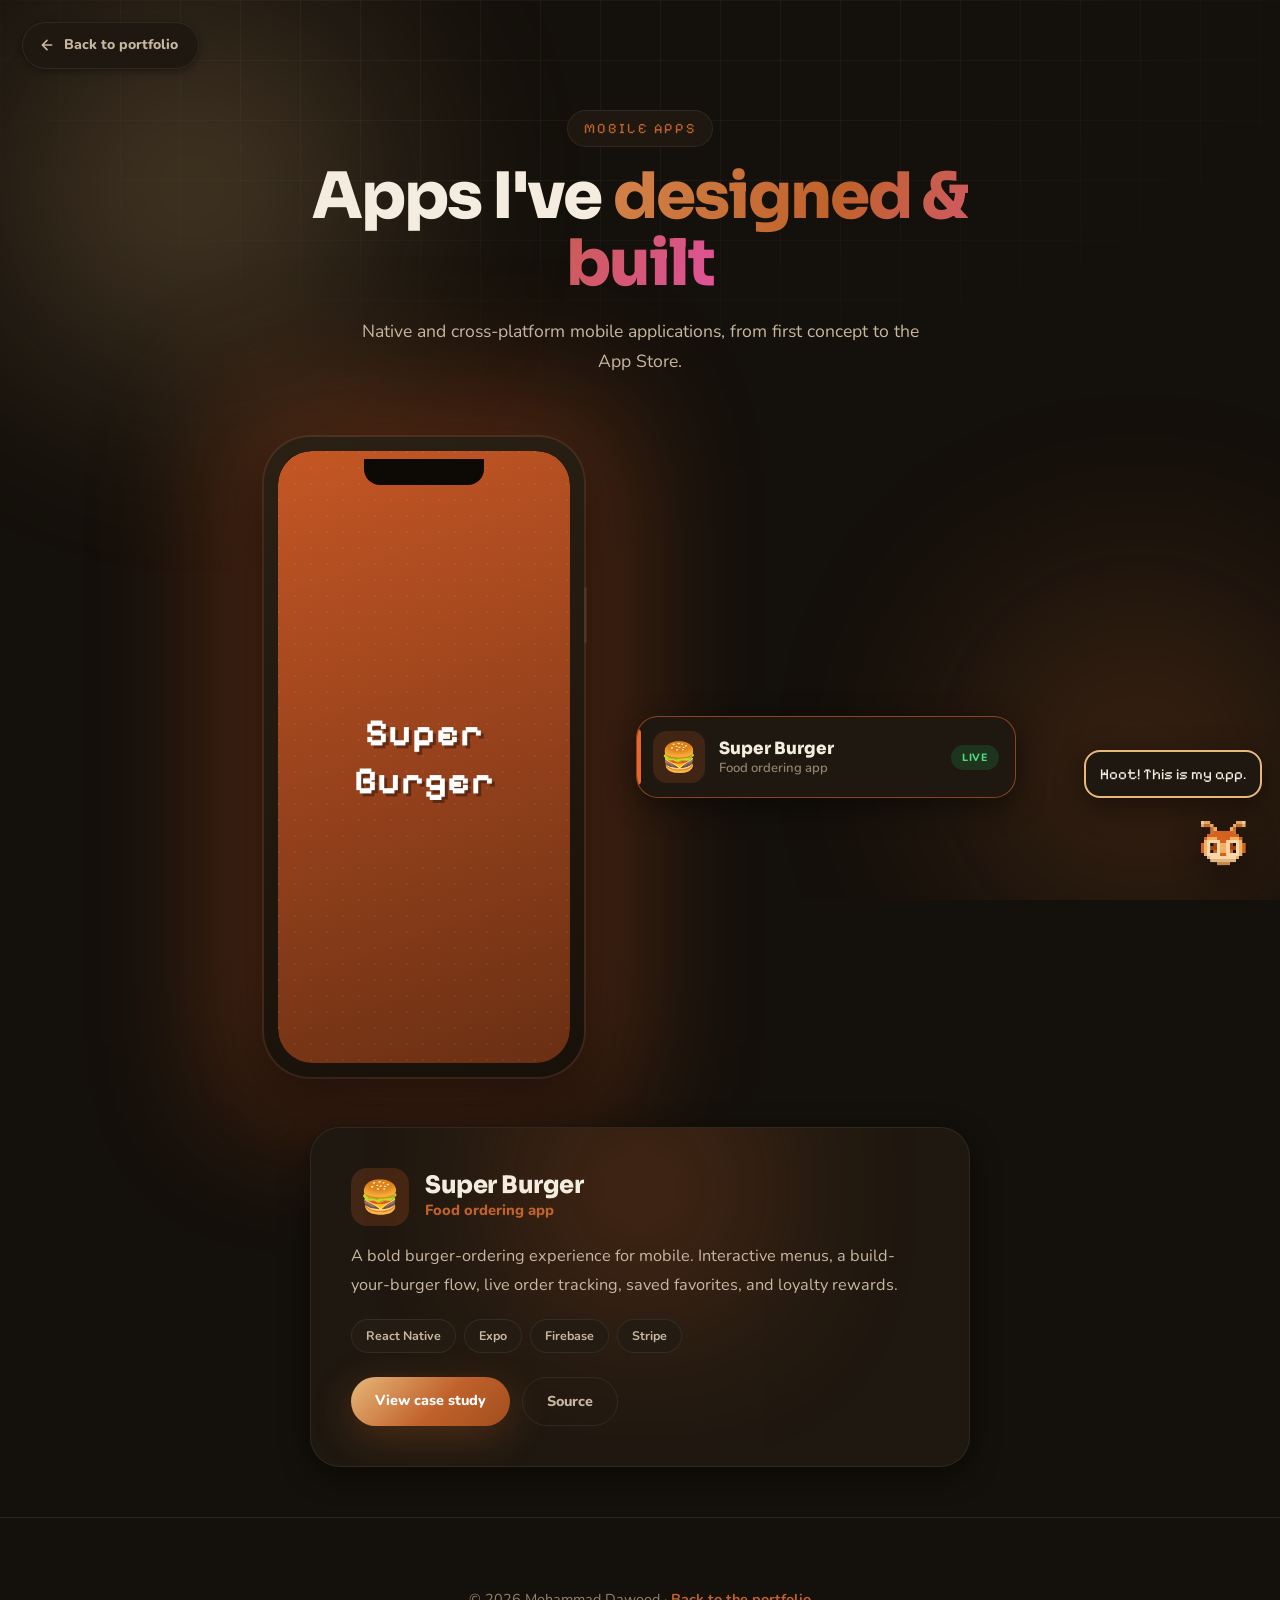
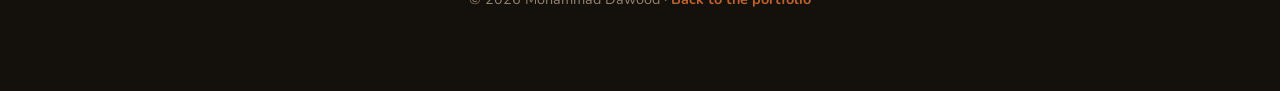
<file: mobile-apps.html>
<!DOCTYPE html>
<html lang="en" data-theme="dark">
<head>
  <meta charset="UTF-8">
  <meta name="viewport" content="width=device-width, initial-scale=1.0">
  <meta name="description" content="Mobile applications designed and built by Mohammad Dawood.">
  <meta name="theme-color" content="#c0622b">
  <title>Mobile Apps — Mohammad Dawood</title>
  <link rel="preconnect" href="https://fonts.googleapis.com">
  <link rel="preconnect" href="https://fonts.gstatic.com" crossorigin>
  <link rel="stylesheet" href="https://fonts.googleapis.com/css2?family=Nunito:wght@400;500;600;700;800;900&family=Pixelify+Sans:wght@400;500;600;700&family=Sora:wght@400;500;600;700;800&display=swap">
  <link rel="stylesheet" href="styles.css">
  <style>
    /* ===========================================================
       MOBILE APPS — showcase page (matches site palette)
       =========================================================== */
    body.apps-page { background: var(--cream); color: var(--text); overflow-x: hidden; min-height: 100vh; }

    /* ambient background, same warm energy as the main site */
    .apps-bg { position: fixed; inset: 0; z-index: -3; overflow: hidden; pointer-events: none; }
    .apps-bg .blob { position: absolute; border-radius: 50%; filter: blur(90px); opacity: 0.30; }
    .apps-bg .b1 { width: 46vw; height: 46vw; background: radial-gradient(circle, #e8b87a, transparent 70%); top: -12%; left: -8%; animation: drift1 24s ease-in-out infinite; }
    .apps-bg .b2 { width: 42vw; height: 42vw; background: radial-gradient(circle, #c0622b, transparent 70%); bottom: -14%; right: -10%; animation: drift2 28s ease-in-out infinite; }
    @keyframes drift1 { 0%,100%{transform:translate(0,0) scale(1)} 50%{transform:translate(7vw,5vh) scale(1.12)} }
    @keyframes drift2 { 0%,100%{transform:translate(0,0) scale(1)} 50%{transform:translate(-6vw,-7vh) scale(1.1)} }
    .apps-grid-bg { position: fixed; inset: 0; z-index: -2; pointer-events: none; opacity: 0.4;
      background-image: linear-gradient(var(--line) 1px, transparent 1px), linear-gradient(90deg, var(--line) 1px, transparent 1px);
      background-size: 60px 60px; -webkit-mask-image: radial-gradient(ellipse 80% 60% at 50% 0%, #000 30%, transparent 80%); mask-image: radial-gradient(ellipse 80% 60% at 50% 0%, #000 30%, transparent 80%); }

    /* back button */
    .back { position: fixed; top: 22px; left: 22px; z-index: 80; display: inline-flex; align-items: center; gap: 9px;
      background: var(--card); border: 1px solid var(--card-border); color: var(--text-soft);
      padding: 11px 20px 11px 16px; border-radius: 50px; font-family: 'Nunito', sans-serif; font-size: 0.88rem; font-weight: 800;
      text-decoration: none; cursor: pointer; box-shadow: var(--shadow-sm); transition: transform .3s var(--ease), background .3s, color .3s, box-shadow .3s; }
    .back:hover { transform: translateX(-4px); color: var(--orange); border-color: var(--orange); box-shadow: var(--shadow); }

    /* header */
    .apps-head { text-align: center; padding: 110px 24px 0; max-width: 720px; margin: 0 auto; }
    .apps-eyebrow { display: inline-block; font-family: 'Pixelify Sans', cursive; font-size: 0.9rem; letter-spacing: 0.18em;
      text-transform: uppercase; color: var(--orange); margin-bottom: 16px; padding: 6px 16px;
      border: 1px solid var(--card-border); border-radius: 50px; background: var(--card); }
    .apps-title { font-family: 'Sora', sans-serif; font-size: clamp(2.4rem, 6vw, 4rem); font-weight: 800; line-height: 1.05; letter-spacing: -0.03em; }
    .apps-title .grad { background: var(--grad-text); -webkit-background-clip: text; background-clip: text; -webkit-text-fill-color: transparent; }
    .apps-sub { margin: 20px auto 0; max-width: 560px; color: var(--text-soft); font-size: 1.1rem; line-height: 1.7; }

    /* ===== showcase ===== */
    .showcase { max-width: 1060px; margin: 50px auto 0; padding: 10px 16px; position: relative; }
    .stage { display: flex; align-items: center; justify-content: center; gap: clamp(10px, 4vw, 56px); min-height: 600px; position: relative; }

    /* app list beside the phone (desktop) */
    .app-list { flex: 0 0 auto; width: min(380px, 40vw); display: none; flex-direction: column; gap: 12px; }
    .app-list-item { display: flex; align-items: center; gap: 14px; padding: 14px 16px; width: 100%; text-align: left; cursor: pointer;
      background: var(--card); border: 1px solid var(--card-border); border-radius: var(--radius); font-family: 'Nunito', sans-serif;
      position: relative; overflow: hidden; transition: transform .3s var(--ease), border-color .3s, box-shadow .3s; }
    .app-list-item:hover { transform: translateX(5px); box-shadow: var(--shadow-sm); }
    .app-list-item.active { border-color: color-mix(in srgb, var(--ac) 55%, transparent); box-shadow: var(--shadow); }
    .app-list-item.active::before { content: ''; position: absolute; left: 0; top: 12px; bottom: 12px; width: 4px; border-radius: 0 4px 4px 0; background: var(--ac); }
    .ali-icon { width: 52px; height: 52px; border-radius: 14px; display: flex; align-items: center; justify-content: center; font-size: 1.8rem;
      background: color-mix(in srgb, var(--ac) 16%, transparent); flex: none; }
    .ali-body { flex: 1; display: flex; flex-direction: column; }
    .ali-name { font-family: 'Sora', sans-serif; font-weight: 800; font-size: 1.05rem; color: var(--text); }
    .ali-role { font-size: 0.82rem; color: var(--text-muted); font-weight: 600; }
    .ali-status { font-size: 0.66rem; font-weight: 800; text-transform: uppercase; letter-spacing: 0.06em; padding: 5px 11px; border-radius: 50px; flex: none; }
    .ali-status.live { background: color-mix(in srgb, #22c55e 16%, transparent); color: #4ade80; }
    .ali-status.soon { background: var(--surface-2); color: var(--text-muted); }
    @media (min-width: 940px) { .app-list { display: flex; } .dots { display: none; } }

    /* the big phone */
    .phone-wrap { flex: 0 0 auto; position: relative; }
    .phone-glow { position: absolute; inset: -34px; z-index: -1; background: var(--orange); filter: blur(70px); opacity: 0.35; transition: background .5s var(--ease); }
    .phone { position: relative; width: 320px; height: 640px; border-radius: 46px; background: linear-gradient(160deg, #2a2014, #181109);
      padding: 14px; box-shadow: 0 0 0 2px var(--card-border), var(--shadow-lg); }
    .phone::before { content: ''; position: absolute; top: 22px; left: 50%; transform: translateX(-50%); width: 120px; height: 26px;
      background: #0d0a06; border-radius: 0 0 16px 16px; z-index: 3; }
    .phone::after { content: ''; position: absolute; right: -3px; top: 150px; width: 3px; height: 56px; background: var(--card-border); border-radius: 4px; }

    .screen { position: relative; width: 100%; height: 100%; border-radius: 34px; overflow: hidden; background: #0a0704; box-shadow: inset 0 0 0 2px rgba(0,0,0,0.5); cursor: grab; isolation: isolate; transform: translateZ(0); -webkit-mask-image: -webkit-radial-gradient(#fff, #000); mask-image: radial-gradient(#fff, #000); }
    .screen:active { cursor: grabbing; }
    .screen-track { display: flex; height: 100%; width: 100%; transition: transform .55s var(--ease); will-change: transform; }
    .app-screen { flex: 0 0 100%; width: 100%; height: 100%; position: relative; display: flex; align-items: center; justify-content: center; text-align: center; overflow: hidden; padding: 24px; }
    .app-screen .glaze { position: absolute; inset: 0; background: linear-gradient(160deg, color-mix(in srgb, var(--sc) 85%, #000 10%), color-mix(in srgb, var(--sc) 45%, #000 35%)); }
    .app-screen .dots-bg { position: absolute; inset: 0; background-image: radial-gradient(circle at 1px 1px, rgba(255,255,255,0.10) 1px, transparent 0); background-size: 16px 16px; opacity: 0.5; }
    .as-name { position: relative; z-index: 1; font-family: 'Pixelify Sans', cursive; font-weight: 700;
      font-size: clamp(1.7rem, 7vw, 2.4rem); line-height: 1.25; color: #fff;
      text-shadow: 3px 3px 0 rgba(0,0,0,0.35); letter-spacing: 0.02em; image-rendering: pixelated;
      padding: 0 10px; word-break: break-word; }
    @keyframes floaty { 0%,100%{transform:translateY(0)} 50%{transform:translateY(-9px)} }

    /* controls */
    .controls { display: flex; align-items: center; justify-content: center; gap: 18px; margin-top: 40px; }
    .arrow { width: 56px; height: 56px; border-radius: 50%; border: 1px solid var(--card-border); background: var(--card); color: var(--orange);
      font-size: 1.1rem; cursor: pointer; box-shadow: var(--shadow); display: flex; align-items: center; justify-content: center;
      transition: transform .3s var(--ease-spring), background .3s, color .3s; }
    .arrow:hover { background: var(--orange); color: #fff; transform: scale(1.1); }
    .arrow:active { transform: scale(0.94); }
    .counter { font-family: 'Sora', sans-serif; font-weight: 800; font-size: 1rem; color: var(--text-soft); min-width: 90px; text-align: center; font-variant-numeric: tabular-nums; }
    .counter b { color: var(--orange); }

    /* dots */
    .dots { display: flex; justify-content: center; gap: 10px; margin-top: 26px; flex-wrap: wrap; }
    .dot { width: 10px; height: 10px; border-radius: 50%; background: var(--card-border); cursor: pointer; transition: width .3s var(--ease), background .3s; }
    .dot.active { width: 30px; border-radius: 6px; background: var(--orange); }

    /* detail card */
    .detail { max-width: 660px; margin: 50px auto 0; padding: clamp(26px, 4vw, 40px); position: relative; overflow: hidden;
      background: var(--card); border: 1px solid var(--card-border); border-radius: var(--radius-lg); box-shadow: var(--shadow); }
    .detail-glow { position: absolute; top: -70px; left: 50%; transform: translateX(-50%); width: 260px; height: 260px; filter: blur(80px); opacity: 0.18; transition: background .5s; pointer-events: none; }
    .detail-top { display: flex; align-items: center; gap: 16px; margin-bottom: 16px; position: relative; }
    .detail-icon { width: 58px; height: 58px; border-radius: 16px; display: flex; align-items: center; justify-content: center; font-size: 2rem; flex: none; transition: background .4s; }
    .detail-top h3 { font-family: 'Sora', sans-serif; font-size: 1.5rem; font-weight: 800; line-height: 1.1; }
    .detail-role { color: var(--orange); font-weight: 800; font-size: 0.92rem; }
    .detail p { color: var(--text-soft); line-height: 1.75; font-size: 1.02rem; margin-bottom: 20px; position: relative; }
    .tags { display: flex; flex-wrap: wrap; gap: 8px; margin-bottom: 24px; position: relative; }
    .tag { font-size: 0.78rem; font-weight: 700; padding: 6px 14px; border-radius: 50px; background: var(--surface-2); color: var(--text-soft); border: 1px solid var(--card-border); }
    .detail-links { display: flex; gap: 12px; flex-wrap: wrap; position: relative; }
    .d-btn { padding: 12px 24px; border-radius: 50px; font-weight: 800; font-size: 0.9rem; text-decoration: none; cursor: pointer;
      background: var(--grad-warm); color: #fff; box-shadow: var(--shadow-glow); border: none; transition: transform .3s var(--ease), box-shadow .3s; }
    .d-btn.ghost-btn { background: transparent; color: var(--text-soft); border: 1.5px solid var(--card-border); box-shadow: none; }
    .d-btn:hover { transform: translateY(-2px); }
    .d-btn.ghost-btn:hover { border-color: var(--orange); color: var(--orange); }
    .d-soon { display: inline-flex; align-items: center; gap: 9px; padding: 12px 22px; border-radius: 50px; font-weight: 800; font-size: 0.88rem;
      background: var(--surface-2); border: 1px dashed var(--card-border); color: var(--text-muted); }
    .d-soon .pdot { width: 9px; height: 9px; border-radius: 50%; background: var(--orange); animation: pdotBlink 1.4s ease-in-out infinite; }
    @keyframes pdotBlink { 0%,100%{opacity:.3} 50%{opacity:1} }

    /* footer + owl */
    .apps-footer { text-align: center; padding: 70px 24px 80px; color: var(--text-muted); font-size: 0.9rem; }
    .apps-footer a { color: var(--orange); text-decoration: none; font-weight: 700; }
    .apps-footer a:hover { text-decoration: underline; }
    .owl { position: fixed; bottom: 18px; right: 18px; width: 78px; height: 78px; image-rendering: pixelated; z-index: 70; cursor: pointer;
      filter: drop-shadow(0 8px 16px rgba(0,0,0,0.4)); animation: floaty 3s ease-in-out infinite; }
    .owl-bubble { position: fixed; bottom: 102px; right: 18px; z-index: 71; background: var(--card); color: var(--text);
      border: 2px solid var(--tan); border-radius: 16px; font-family: 'Pixelify Sans', cursive; font-size: 0.95rem; padding: 10px 14px;
      box-shadow: var(--shadow); opacity: 0; transform: scale(0.8) translateY(8px); transition: .3s var(--ease-spring); pointer-events: none; }
    .owl-bubble.show { opacity: 1; transform: scale(1) translateY(0); }

    @media (max-width: 939px) {
      .stage { flex-direction: column; min-height: 0; }
      .showcase.single .app-list { display: flex; width: 100%; max-width: 360px; margin: 8px auto 0; }
    }
    @media (max-width: 600px) {
      .phone { width: min(280px, 80vw); height: auto; aspect-ratio: 1 / 2; }
      .stage { min-height: 0; gap: 24px; }
      .apps-head { padding-top: 90px; }
      .apps-sub { font-size: 1rem; }
      .owl { width: 58px; height: 58px; }
    }
    @media (prefers-reduced-motion: reduce) { * { animation: none !important; } .screen-track { transition: none; } }
  </style>
</head>
<body class="apps-page">

  <div class="apps-bg"><span class="blob b1"></span><span class="blob b2"></span></div>
  <div class="apps-grid-bg"></div>

  <a href="index.html" class="back">
    <svg width="16" height="16" viewBox="0 0 24 24" fill="none" stroke="currentColor" stroke-width="2.5" stroke-linecap="round" stroke-linejoin="round"><path d="M19 12H5M12 19l-7-7 7-7"/></svg>
    Back to portfolio
  </a>

  <header class="apps-head">
    <span class="apps-eyebrow">Mobile Apps</span>
    <h1 class="apps-title">Apps I've <span class="grad">designed &amp; built</span></h1>
    <p class="apps-sub">Native and cross-platform mobile applications, from first concept to the App Store.</p>
  </header>

  <section class="showcase single">
    <div class="stage">

      <div class="phone-wrap">
        <div class="phone-glow" id="phone-glow"></div>
        <div class="phone">
          <div class="screen" id="screen">
            <div class="screen-track" id="track"></div>
          </div>
        </div>
      </div>

      <div class="app-list" id="app-list"></div>

    </div>

    <div class="detail" id="detail">
      <div class="detail-glow" id="detail-glow"></div>
      <div class="detail-top">
        <div class="detail-icon" id="d-icon"></div>
        <div><h3 id="d-name"></h3><div class="detail-role" id="d-role"></div></div>
      </div>
      <p id="d-desc"></p>
      <div class="tags" id="d-tags"></div>
      <div class="detail-links" id="d-links"></div>
    </div>
  </section>

  <footer class="apps-footer">
    <p>&copy; 2026 Mohammad Dawood &middot; <a href="index.html">Back to the portfolio</a></p>
  </footer>

  <div class="owl-bubble" id="owl-bubble"></div>
  <img class="owl" id="owl" src="Frame 3.png" alt="Owl mascot">

  <script>
    const APPS = [
      {
        icon:'\uD83C\uDF54', name:'Super Burger', role:'Food ordering app',
        tagline:'Build it. Stack it. Order it.', accent:'#e8662b', status:'live',
        desc:'A bold burger-ordering experience for mobile. Interactive menus, a build-your-burger flow, live order tracking, saved favorites, and loyalty rewards.',
        tags:['React Native','Expo','Firebase','Stripe'],
        dock:['\uD83C\uDF54','\uD83C\uDF5F','\uD83E\uDD64','\u2B50'],
        links:[{label:'View case study',href:'#'},{label:'Source',href:'#',ghost:true}]
      }
    ];

    let i = 0;
    const track = document.getElementById('track');
    const listEl = document.getElementById('app-list');
    const glow = document.getElementById('phone-glow');
    const single = APPS.length === 1;

    track.innerHTML = APPS.map(a => `
      <div class="app-screen" style="--sc:${a.accent}">
        <div class="glaze"></div>
        <div class="dots-bg"></div>
        <div class="as-name">${a.name}</div>
      </div>`).join('');

    listEl.innerHTML = APPS.map((a,n)=>`
      <button class="app-list-item" data-i="${n}" style="--ac:${a.accent}">
        <span class="ali-icon">${a.icon}</span>
        <span class="ali-body"><span class="ali-name">${a.name}</span><span class="ali-role">${a.role}</span></span>
        <span class="ali-status ${a.status==='live'?'live':'soon'}">${a.status==='live'?'Live':'Soon'}</span>
      </button>`).join('');
    const listItems = [...listEl.children];
    listItems.forEach(it=>it.addEventListener('click', ()=>{ go(+it.dataset.i); bump(); }));

    const dIcon=document.getElementById('d-icon'), dName=document.getElementById('d-name'),
          dRole=document.getElementById('d-role'), dDesc=document.getElementById('d-desc'),
          dTags=document.getElementById('d-tags'), dLinks=document.getElementById('d-links'),
          dGlow=document.getElementById('detail-glow');

    function render(){
      track.style.transform = `translateX(${-i*100}%)`;
      listItems.forEach((it,n)=>it.classList.toggle('active', n===i));
      const a = APPS[i];
      glow.style.background = a.accent;
      dGlow.style.background = a.accent;
      dIcon.textContent = a.icon;
      dIcon.style.background = `color-mix(in srgb, ${a.accent} 18%, transparent)`;
      dName.textContent = a.name;
      dRole.textContent = a.role;
      dDesc.textContent = a.desc;
      dTags.innerHTML = a.tags.map(t=>`<span class="tag">${t}</span>`).join('');
      dLinks.innerHTML = a.status==='live'
        ? a.links.map(l=>`<a class="d-btn ${l.ghost?'ghost-btn':''}" href="${l.href}" target="_blank" rel="noopener">${l.label}</a>`).join('')
        : `<span class="d-soon"><span class="pdot"></span> Coming soon</span>`;
    }

    function go(n){ i = (n+APPS.length)%APPS.length; render(); }
    const next = ()=>go(i+1), prev = ()=>go(i-1);

    let timer = null;
    function bump(){ if(single) return; clearInterval(timer); timer=setInterval(next,4500); }

    if(!single){
      addEventListener('keydown', e=>{ if(e.key==='ArrowRight'){next();bump();} if(e.key==='ArrowLeft'){prev();bump();} });

      // swipe / drag
      const screen = document.getElementById('screen');
      let sx=0, dragging=false;
      const start = x=>{sx=x;dragging=true;};
      const end = x=>{ if(!dragging)return; dragging=false; const dx=x-sx; if(dx<-40){next();bump();} else if(dx>40){prev();bump();} };
      screen.addEventListener('touchstart',e=>start(e.touches[0].clientX),{passive:true});
      screen.addEventListener('touchend',e=>end(e.changedTouches[0].clientX));
      screen.addEventListener('mousedown',e=>{e.preventDefault();start(e.clientX);});
      addEventListener('mouseup',e=>{ if(dragging) end(e.clientX); });

      // autoplay
      timer = setInterval(next, 4500);
      const stage = document.querySelector('.stage');
      stage.addEventListener('mouseenter', ()=>clearInterval(timer));
      stage.addEventListener('mouseleave', ()=>{ clearInterval(timer); timer=setInterval(next,4500); });
    }

    render();

    // owl
    const owl=document.getElementById('owl'), bubble=document.getElementById('owl-bubble');
    const lines=['Hoot! Take a look around.','Tap the card for details.','More apps on the way!','Like what you see?','Built with care by Mo.'];
    let bt;
    function say(t){ bubble.textContent=t; bubble.classList.add('show'); clearTimeout(bt); bt=setTimeout(()=>bubble.classList.remove('show'),2400); }
    owl.addEventListener('click', ()=>{ say(lines[Math.floor(Math.random()*lines.length)]); owl.style.transform='scale(1.18) rotate(-8deg)'; setTimeout(()=>owl.style.transform='',200); });
    setTimeout(()=>say('Hoot! This is my app.'),1200);
  </script>

</body>
</html>
</file>
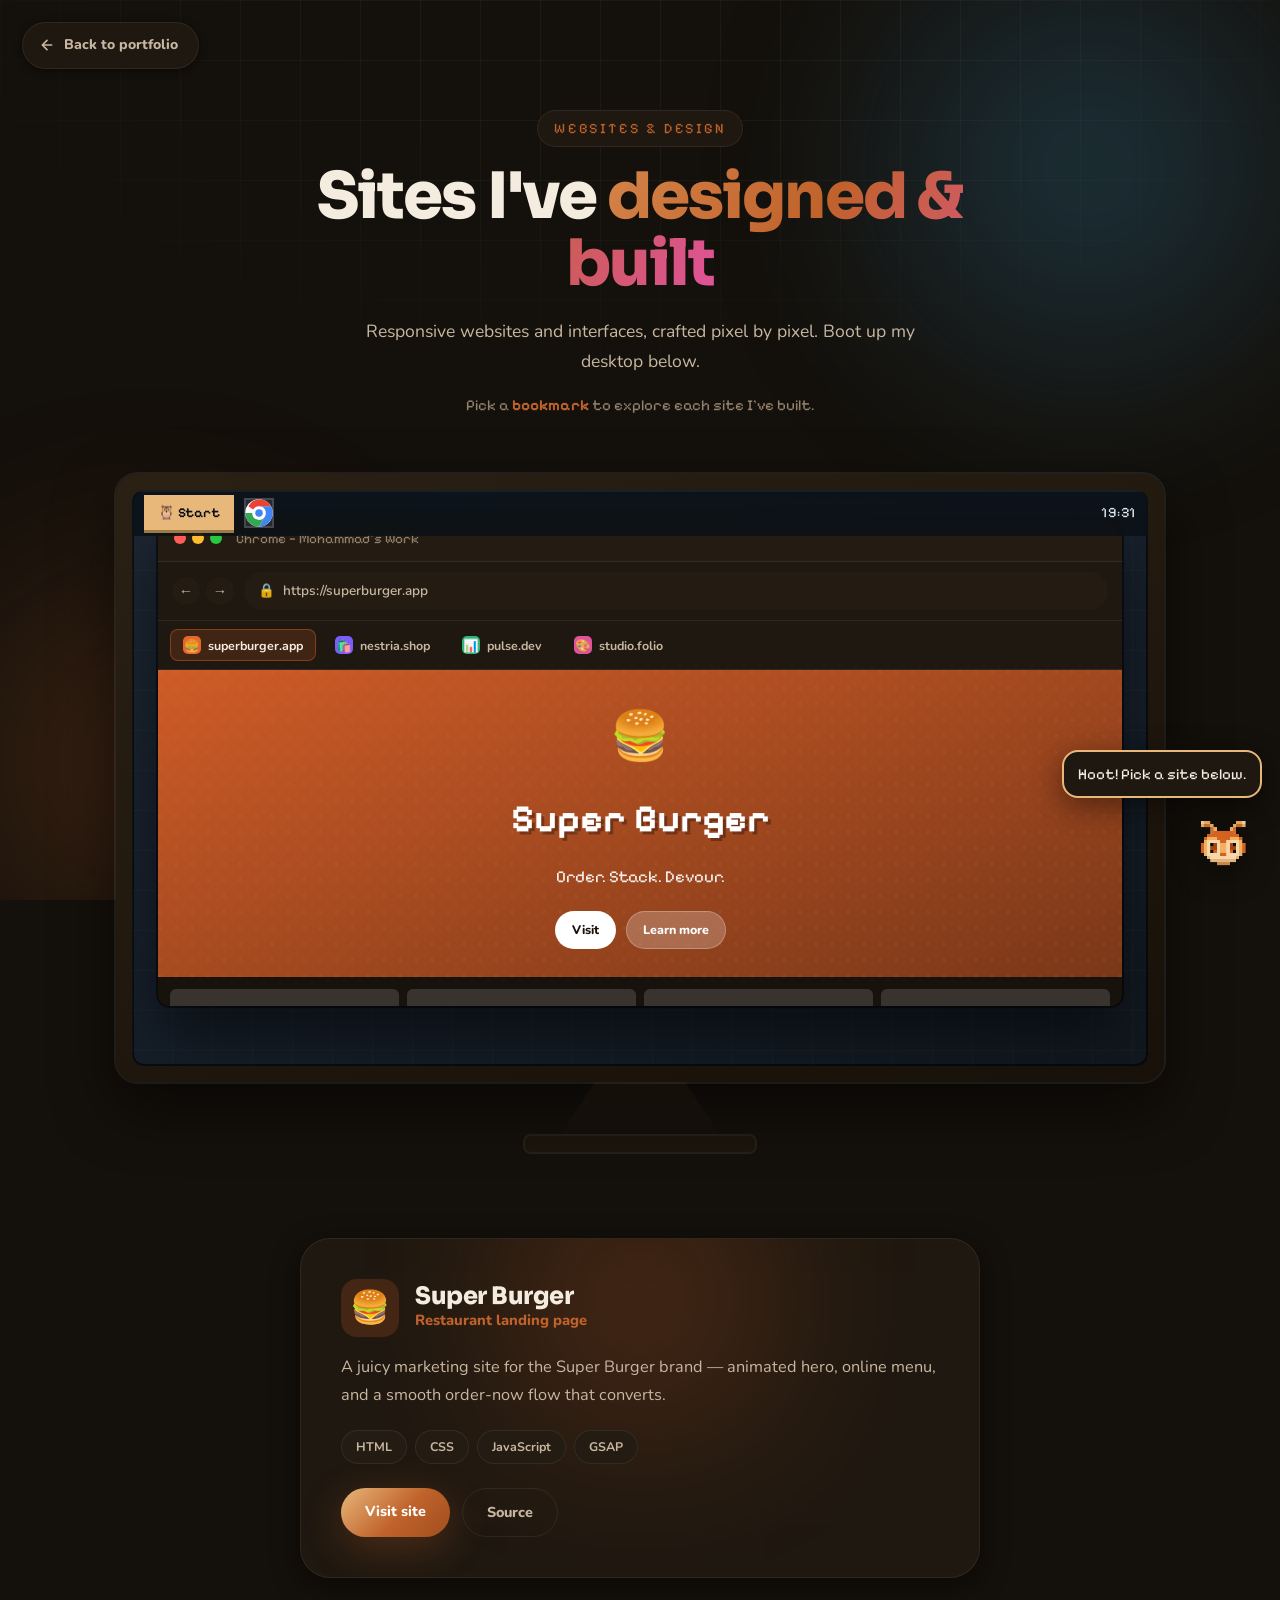
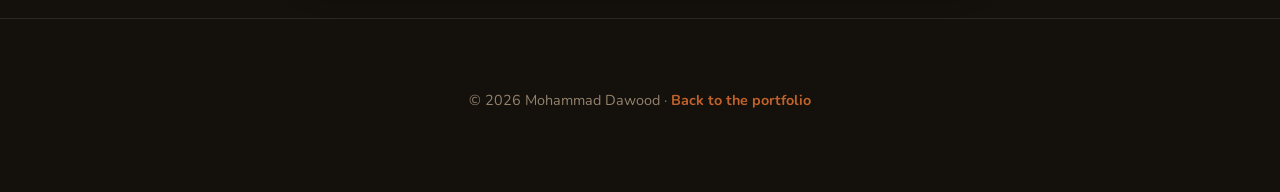
<file: websites.html>
<!DOCTYPE html>
<html lang="en" data-theme="dark">
<head>
  <meta charset="UTF-8">
  <meta name="viewport" content="width=device-width, initial-scale=1.0">
  <meta name="description" content="Websites and interfaces designed and built by Mohammad Dawood.">
  <meta name="theme-color" content="#c0622b">
  <title>Websites &amp; Design — Mohammad Dawood</title>
  <link rel="preconnect" href="https://fonts.googleapis.com">
  <link rel="preconnect" href="https://fonts.gstatic.com" crossorigin>
  <link rel="stylesheet" href="https://fonts.googleapis.com/css2?family=Nunito:wght@400;500;600;700;800;900&family=Pixelify+Sans:wght@400;500;600;700&family=Sora:wght@400;500;600;700;800&display=swap">
  <link rel="stylesheet" href="styles.css">
  <style>
    /* ===========================================================
       WEBSITES & DESIGN — pixel desktop OS
       =========================================================== */
    body.web-page { background: var(--cream); color: var(--text); overflow-x: hidden; min-height: 100vh; }

    .web-bg { position: fixed; inset: 0; z-index: -3; overflow: hidden; pointer-events: none; }
    .web-bg .blob { position: absolute; border-radius: 50%; filter: blur(90px); opacity: 0.30; }
    .web-bg .b1 { width: 46vw; height: 46vw; background: radial-gradient(circle, #3aa0d6, transparent 70%); top: -14%; right: -8%; animation: drift1 26s ease-in-out infinite; }
    .web-bg .b2 { width: 44vw; height: 44vw; background: radial-gradient(circle, #c0622b, transparent 70%); bottom: -16%; left: -10%; animation: drift2 30s ease-in-out infinite; }
    @keyframes drift1 { 0%,100%{transform:translate(0,0) scale(1)} 50%{transform:translate(-6vw,6vh) scale(1.12)} }
    @keyframes drift2 { 0%,100%{transform:translate(0,0) scale(1)} 50%{transform:translate(6vw,-6vh) scale(1.1)} }
    .web-grid-bg { position: fixed; inset: 0; z-index: -2; pointer-events: none; opacity: 0.4;
      background-image: linear-gradient(var(--line) 1px, transparent 1px), linear-gradient(90deg, var(--line) 1px, transparent 1px);
      background-size: 60px 60px; -webkit-mask-image: radial-gradient(ellipse 80% 60% at 50% 0%, #000 30%, transparent 80%); mask-image: radial-gradient(ellipse 80% 60% at 50% 0%, #000 30%, transparent 80%); }

    .back { position: fixed; top: 22px; left: 22px; z-index: 80; display: inline-flex; align-items: center; gap: 9px;
      background: var(--card); border: 1px solid var(--card-border); color: var(--text-soft);
      padding: 11px 20px 11px 16px; border-radius: 50px; font-family: 'Nunito', sans-serif; font-size: 0.88rem; font-weight: 800;
      text-decoration: none; cursor: pointer; box-shadow: var(--shadow-sm); transition: transform .3s var(--ease), background .3s, color .3s, box-shadow .3s; }
    .back:hover { transform: translateX(-4px); color: var(--orange); border-color: var(--orange); box-shadow: var(--shadow); }

    .web-head { text-align: center; padding: 110px 24px 0; max-width: 760px; margin: 0 auto; }
    .web-eyebrow { display: inline-block; font-family: 'Pixelify Sans', cursive; font-size: 0.9rem; letter-spacing: 0.18em;
      text-transform: uppercase; color: var(--orange); margin-bottom: 16px; padding: 6px 16px;
      border: 1px solid var(--card-border); border-radius: 50px; background: var(--card); }
    .web-title { font-family: 'Sora', sans-serif; font-size: clamp(2.4rem, 6vw, 4rem); font-weight: 800; line-height: 1.05; letter-spacing: -0.03em; }
    .web-title .grad { background: var(--grad-text); -webkit-background-clip: text; background-clip: text; -webkit-text-fill-color: transparent; }
    .web-sub { margin: 20px auto 0; max-width: 580px; color: var(--text-soft); font-size: 1.1rem; line-height: 1.7; }
    .web-hint { margin-top: 16px; font-family: 'Pixelify Sans', cursive; font-size: 0.95rem; color: var(--text-muted); }
    .web-hint b { color: var(--orange); }

    /* ===== the desktop / monitor ===== */
    .desk-wrap { max-width: 1080px; margin: 46px auto 0; padding: 10px 16px 0; }
    .monitor { position: relative; background: linear-gradient(160deg, #2a2014, #181109); border-radius: 22px; padding: 16px;
      box-shadow: 0 0 0 2px var(--card-border), var(--shadow-lg); }
    .monitor::after { content: ''; position: absolute; left: 50%; bottom: -54px; transform: translateX(-50%); width: 160px; height: 54px;
      background: linear-gradient(180deg, #241a10, #14100b); clip-path: polygon(22% 0, 78% 0, 100% 100%, 0% 100%); z-index: -1; }
    .monitor-base { width: 230px; height: 16px; margin: 54px auto 0; border-radius: 6px; background: #1d150c; box-shadow: 0 0 0 2px var(--card-border); }

    /* screen surface = simple desktop */
    .desktop { position: relative; height: clamp(440px, 64vh, 600px); border-radius: 12px; overflow: hidden;
      background: linear-gradient(160deg, #1d2733 0%, #161f2a 55%, #11181f 100%);
      box-shadow: inset 0 0 0 2px rgba(0,0,0,0.6); image-rendering: pixelated; }
    .desktop::before { content: ''; position: absolute; inset: 0;
      background-image: linear-gradient(rgba(255,255,255,0.025) 1px, transparent 1px), linear-gradient(90deg, rgba(255,255,255,0.025) 1px, transparent 1px);
      background-size: 40px 40px; pointer-events: none; }

    .desktop-os { position: absolute; inset: 0; display: flex; flex-direction: column; }

    /* desktop icons */
    .desk-icons { flex: 1; padding: 22px; display: flex; flex-direction: column; gap: 18px; align-items: flex-start; }
    .desk-icon { display: flex; flex-direction: column; align-items: center; gap: 6px; width: 84px; cursor: pointer; background: none; border: none;
      font-family: 'Pixelify Sans', cursive; color: #fff; text-shadow: 1px 1px 0 rgba(0,0,0,0.6); transition: transform .15s steps(2); }
    .desk-icon:hover { transform: scale(1.06); }
    .desk-icon:focus-visible { outline: 2px dashed #fff; outline-offset: 4px; }
    .di-tile { width: 60px; height: 60px; display: flex; align-items: center; justify-content: center; font-size: 2.1rem;
      background: rgba(255,255,255,0.12); box-shadow: 0 0 0 3px rgba(0,0,0,0.5), inset 0 0 0 2px rgba(255,255,255,0.18); }
    .di-label { font-size: 0.82rem; }
    .di-chrome { background: #fff; box-shadow: 0 0 0 3px rgba(0,0,0,0.5); }
    .chrome-logo { width: 40px; height: 40px; image-rendering: pixelated; }

    /* taskbar */
    .taskbar { height: 46px; display: flex; align-items: center; gap: 10px; padding: 0 12px;
      background: rgba(10,16,22,0.82); backdrop-filter: blur(6px); box-shadow: inset 0 2px 0 rgba(255,255,255,0.06); }
    .start-btn { display: inline-flex; align-items: center; gap: 8px; font-family: 'Pixelify Sans', cursive; font-weight: 600; color: #0a0f16;
      background: var(--tan); padding: 7px 14px; font-size: 0.85rem; box-shadow: 0 3px 0 #9c7a45; cursor: default; }
    .task-spacer { flex: 1; }
    .task-clock { font-family: 'Pixelify Sans', cursive; color: #dfe9f0; font-size: 0.9rem; letter-spacing: 1px; }
    .task-chip { width: 30px; height: 30px; background: rgba(255,255,255,0.1); box-shadow: inset 0 0 0 2px rgba(255,255,255,0.14);
      display: flex; align-items: center; justify-content: center; cursor: pointer; }
    .task-chip img { width: 20px; height: 20px; }

    /* ===== browser window ===== */
    .browser { position: absolute; inset: 26px 26px 60px; background: var(--card); border-radius: 12px; overflow: hidden;
      box-shadow: 0 0 0 2px rgba(0,0,0,0.5), 0 30px 60px rgba(0,0,0,0.5); display: none; flex-direction: column;
      opacity: 0; transform: scale(0.92) translateY(10px); transition: opacity .3s var(--ease), transform .3s var(--ease-spring); }
    .browser.open { display: flex; opacity: 1; transform: none; }
    @media (max-width: 600px){ .browser { inset: 12px 12px 56px; } }

    .br-titlebar { display: flex; align-items: center; gap: 8px; padding: 12px 16px; background: var(--surface-2); border-bottom: 1px solid var(--card-border); }
    .br-dots { display: flex; gap: 6px; }
    .br-dot { width: 12px; height: 12px; border-radius: 50%; }
    .br-dot.r{background:#ff5f57} .br-dot.y{background:#febc2e} .br-dot.g{background:#28c840}
    .br-title { font-family: 'Pixelify Sans', cursive; font-size: 0.85rem; color: var(--text-muted); margin-left: 6px; }

    /* address + bookmarks bar */
    .br-addr { display: flex; align-items: center; gap: 10px; padding: 10px 14px; border-bottom: 1px solid var(--card-border); background: var(--card); }
    .br-nav-btns { display: flex; gap: 6px; color: var(--text-muted); }
    .br-nav-btns button { width: 28px; height: 28px; border-radius: 50%; border: none; background: var(--surface-2); color: var(--text-soft); cursor: pointer; font-size: 0.9rem; }
    .br-nav-btns button:hover { color: var(--orange); }
    .br-url { flex: 1; display: flex; align-items: center; gap: 8px; padding: 8px 14px; border-radius: 50px; background: var(--surface-2);
      font-family: 'Nunito', sans-serif; font-size: 0.85rem; color: var(--text-soft); font-weight: 600; min-width: 0; }
    .br-url .lock { color: #2bb673; }
    .br-url .u { white-space: nowrap; overflow: hidden; text-overflow: ellipsis; }

    .br-marks { display: flex; align-items: center; gap: 6px; padding: 8px 12px; background: var(--card); border-bottom: 1px solid var(--card-border); overflow-x: auto; }
    .br-mark { display: inline-flex; align-items: center; gap: 7px; padding: 6px 12px; border-radius: 8px; cursor: pointer; white-space: nowrap;
      font-family: 'Nunito', sans-serif; font-weight: 700; font-size: 0.78rem; color: var(--text-soft); background: transparent; border: 1px solid transparent; transition: background .2s, color .2s, border-color .2s; }
    .br-mark:hover { background: var(--surface-2); color: var(--text); }
    .br-mark.active { background: color-mix(in srgb, var(--mc, var(--orange)) 16%, transparent); color: var(--text); border-color: color-mix(in srgb, var(--mc, var(--orange)) 40%, transparent); }
    .br-mark .fav { width: 18px; height: 18px; border-radius: 5px; display: inline-flex; align-items: center; justify-content: center; font-size: 0.78rem; }

    /* viewport: the rendered website mock */
    .br-view { flex: 1; position: relative; overflow: hidden; background: var(--surface); }
    .site-track { display: flex; height: 100%; transition: transform .5s var(--ease); }
    .site { flex: 0 0 100%; height: 100%; position: relative; overflow: hidden; display: flex; flex-direction: column; }
    .site-hero { flex: 1; display: flex; flex-direction: column; align-items: center; justify-content: center; text-align: center; gap: 14px; padding: 28px;
      background: linear-gradient(160deg, color-mix(in srgb, var(--sc) 88%, #000 4%), color-mix(in srgb, var(--sc) 50%, #000 28%)); position: relative; }
    .site-hero::after { content: ''; position: absolute; inset: 0; background-image: radial-gradient(circle at 2px 2px, rgba(255,255,255,0.08) 1px, transparent 0); background-size: 16px 16px; }
    .site-emoji { font-size: 3rem; position: relative; }
    .site-name { position: relative; font-family: 'Pixelify Sans', cursive; font-weight: 700; font-size: clamp(1.6rem, 4vw, 2.4rem); color: #fff; text-shadow: 3px 3px 0 rgba(0,0,0,0.3); }
    .site-tagline { position: relative; font-family: 'Pixelify Sans', cursive; font-size: 1.05rem; color: rgba(255,255,255,0.9); max-width: 320px; }
    .site-fake-btns { position: relative; display: flex; gap: 10px; margin-top: 6px; }
    .site-fake-btns span { font-family: 'Nunito', sans-serif; font-weight: 800; font-size: 0.78rem; padding: 8px 16px; border-radius: 50px; background: rgba(255,255,255,0.22); color: #fff; border: 1px solid rgba(255,255,255,0.25); }
    .site-fake-btns span.solid { background: #fff; color: #1a1109; }
    .site-strip { display: flex; gap: 8px; padding: 12px; background: rgba(0,0,0,0.18); }
    .site-strip span { flex: 1; height: 26px; border-radius: 6px; background: rgba(255,255,255,0.14); }

    /* detail card under monitor */
    .detail { max-width: 680px; margin: 86px auto 0; padding: clamp(26px, 4vw, 40px); position: relative; overflow: hidden;
      background: var(--card); border: 1px solid var(--card-border); border-radius: var(--radius-lg); box-shadow: var(--shadow); }
    .detail-glow { position: absolute; top: -70px; left: 50%; transform: translateX(-50%); width: 260px; height: 260px; filter: blur(80px); opacity: 0.18; transition: background .5s; pointer-events: none; }
    .detail-top { display: flex; align-items: center; gap: 16px; margin-bottom: 16px; position: relative; }
    .detail-icon { width: 58px; height: 58px; border-radius: 16px; display: flex; align-items: center; justify-content: center; font-size: 2rem; flex: none; transition: background .4s; }
    .detail-top h3 { font-family: 'Sora', sans-serif; font-size: 1.5rem; font-weight: 800; line-height: 1.1; }
    .detail-role { color: var(--orange); font-weight: 800; font-size: 0.92rem; }
    .detail p { color: var(--text-soft); line-height: 1.75; font-size: 1.02rem; margin-bottom: 20px; position: relative; }
    .tags { display: flex; flex-wrap: wrap; gap: 8px; margin-bottom: 24px; position: relative; }
    .tag { font-size: 0.78rem; font-weight: 700; padding: 6px 14px; border-radius: 50px; background: var(--surface-2); color: var(--text-soft); border: 1px solid var(--card-border); }
    .detail-links { display: flex; gap: 12px; flex-wrap: wrap; position: relative; }
    .d-btn { padding: 12px 24px; border-radius: 50px; font-weight: 800; font-size: 0.9rem; text-decoration: none; cursor: pointer;
      background: var(--grad-warm); color: #fff; box-shadow: var(--shadow-glow); border: none; transition: transform .3s var(--ease); }
    .d-btn.ghost-btn { background: transparent; color: var(--text-soft); border: 1.5px solid var(--card-border); box-shadow: none; }
    .d-btn:hover { transform: translateY(-2px); }
    .d-btn.ghost-btn:hover { border-color: var(--orange); color: var(--orange); }
    .d-soon { display: inline-flex; align-items: center; gap: 9px; padding: 12px 22px; border-radius: 50px; font-weight: 800; font-size: 0.88rem;
      background: var(--surface-2); border: 1px dashed var(--card-border); color: var(--text-muted); }
    .d-soon .pdot { width: 9px; height: 9px; border-radius: 50%; background: var(--orange); animation: pdotBlink 1.4s ease-in-out infinite; }
    @keyframes pdotBlink { 0%,100%{opacity:.3} 50%{opacity:1} }

    .web-footer { text-align: center; padding: 70px 24px 80px; color: var(--text-muted); font-size: 0.9rem; }
    .web-footer a { color: var(--orange); text-decoration: none; font-weight: 700; }
    .web-footer a:hover { text-decoration: underline; }
    .owl { position: fixed; bottom: 18px; right: 18px; width: 78px; height: 78px; image-rendering: pixelated; z-index: 70; cursor: pointer;
      filter: drop-shadow(0 8px 16px rgba(0,0,0,0.4)); animation: floaty 3s ease-in-out infinite; }
    @keyframes floaty { 0%,100%{transform:translateY(0)} 50%{transform:translateY(-9px)} }
    .owl-bubble { position: fixed; bottom: 102px; right: 18px; z-index: 71; background: var(--card); color: var(--text);
      border: 2px solid var(--tan); border-radius: 16px; font-family: 'Pixelify Sans', cursive; font-size: 0.95rem; padding: 10px 14px;
      box-shadow: var(--shadow); opacity: 0; transform: scale(0.8) translateY(8px); transition: .3s var(--ease-spring); pointer-events: none; }
    .owl-bubble.show { opacity: 1; transform: scale(1) translateY(0); }

    @media (max-width: 600px) {
      .web-head { padding-top: 90px; }
      .web-sub, .web-hint { font-size: 0.95rem; }
      .owl { width: 58px; height: 58px; }
      .di-label { font-size: 0.72rem; }
      .desk-wrap { padding: 10px 10px 0; }
      .monitor { padding: 10px; border-radius: 16px; }
      .desktop { height: 78vh; }
      .desk-icons { padding: 14px; gap: 12px; }
      .di-tile { width: 50px; height: 50px; font-size: 1.7rem; }
      .chrome-logo { width: 34px; height: 34px; }
      .browser { inset: 10px 10px 52px; border-radius: 10px; }
      .br-titlebar { padding: 10px 12px; }
      .br-title { display: none; }
      .br-marks { gap: 4px; padding: 8px; }
      .br-mark { font-size: 0.72rem; padding: 6px 9px; }
      .br-addr { padding: 8px 10px; gap: 6px; }
      .br-url { font-size: 0.76rem; padding: 7px 10px; }
      .site-name { font-size: 1.5rem; }
      .taskbar { height: 42px; }
    }
    @media (prefers-reduced-motion: reduce) { * { animation: none !important; } .site-track, .browser { transition: none; } }
  </style>
</head>
<body class="web-page">

  <div class="web-bg"><span class="blob b1"></span><span class="blob b2"></span></div>
  <div class="web-grid-bg"></div>

  <a href="index.html" class="back">
    <svg width="16" height="16" viewBox="0 0 24 24" fill="none" stroke="currentColor" stroke-width="2.5" stroke-linecap="round" stroke-linejoin="round"><path d="M19 12H5M12 19l-7-7 7-7"/></svg>
    Back to portfolio
  </a>

  <header class="web-head">
    <span class="web-eyebrow">Websites &amp; Design</span>
    <h1 class="web-title">Sites I've <span class="grad">designed &amp; built</span></h1>
    <p class="web-sub">Responsive websites and interfaces, crafted pixel by pixel. Boot up my desktop below.</p>
    <p class="web-hint">Pick a <b>bookmark</b> to explore each site I've built.</p>
  </header>

  <section class="desk-wrap">
    <div class="monitor">
      <div class="desktop">
        <div class="desktop-os">
          <div class="desk-icons">
            <button class="desk-icon" id="open-chrome" aria-label="Open Chrome browser">
              <span class="di-tile di-chrome">
                <svg class="chrome-logo" viewBox="0 0 48 48" shape-rendering="crispEdges">
                  <circle cx="24" cy="24" r="22" fill="#fff"/>
                  <path d="M24 2a22 22 0 0 1 19 11H24a11 11 0 0 0-9.5 5.5L7 13A22 22 0 0 1 24 2z" fill="#ea4335"/>
                  <path d="M5 13a22 22 0 0 0-1 21l11-19a11 11 0 0 0 .5 11L5 13z" fill="#fbbc05" opacity="0"/>
                  <path d="M2 24a22 22 0 0 0 22 22l9.5-16.5A11 11 0 0 1 13 24l-.5-.9L4 13A21.9 21.9 0 0 0 2 24z" fill="#34a853"/>
                  <path d="M43 13H24a11 11 0 0 1 9.5 16.5L24 46a22 22 0 0 0 19-33z" fill="#4285f4"/>
                  <circle cx="24" cy="24" r="9" fill="#fff"/>
                  <circle cx="24" cy="24" r="6.5" fill="#4285f4"/>
                </svg>
              </span>
              <span class="di-label">Chrome</span>
            </button>

            <div class="desk-icon" style="cursor:default;">
              <span class="di-tile">📁</span>
              <span class="di-label">Projects</span>
            </div>
            <div class="desk-icon" style="cursor:default;">
              <span class="di-tile">🦉</span>
              <span class="di-label">README</span>
            </div>
          </div>

          <!-- browser window -->
          <div class="browser open" id="browser">
            <div class="br-titlebar">
              <span class="br-dots"><span class="br-dot r"></span><span class="br-dot y"></span><span class="br-dot g"></span></span>
              <span class="br-title">Chrome — Mohammad's Work</span>
            </div>
            <div class="br-addr">
              <div class="br-nav-btns"><button id="br-prev" aria-label="Back">&#8592;</button><button id="br-next" aria-label="Forward">&#8594;</button></div>
              <div class="br-url"><span class="lock">&#128274;</span><span class="u" id="br-url">https://</span></div>
            </div>
            <div class="br-marks" id="br-marks"></div>
            <div class="br-view">
              <div class="site-track" id="site-track"></div>
            </div>
          </div>
        </div>

        <div class="taskbar">
          <span class="start-btn">🦉 Start</span>
          <span class="task-chip" id="task-chrome" title="Chrome"><svg class="chrome-logo" viewBox="0 0 48 48"><circle cx="24" cy="24" r="22" fill="#fff"/><path d="M43 13H24a11 11 0 0 1 9.5 16.5L24 46a22 22 0 0 0 19-33z" fill="#4285f4"/><path d="M24 2a22 22 0 0 1 19 11H24a11 11 0 0 0-9.5 5.5L7 13A22 22 0 0 1 24 2z" fill="#ea4335"/><path d="M2 24a22 22 0 0 0 22 22l9.5-16.5A11 11 0 0 1 13 24z" fill="#34a853"/><circle cx="24" cy="24" r="8.5" fill="#fff"/><circle cx="24" cy="24" r="6" fill="#4285f4"/></svg></span>
          <span class="task-spacer"></span>
          <span class="task-clock" id="task-clock">12:00</span>
        </div>
      </div>
    </div>
    <div class="monitor-base"></div>

    <div class="detail" id="detail">
      <div class="detail-glow" id="detail-glow"></div>
      <div class="detail-top">
        <div class="detail-icon" id="d-icon"></div>
        <div><h3 id="d-name"></h3><div class="detail-role" id="d-role"></div></div>
      </div>
      <p id="d-desc"></p>
      <div class="tags" id="d-tags"></div>
      <div class="detail-links" id="d-links"></div>
    </div>
  </section>

  <footer class="web-footer">
    <p>&copy; 2026 Mohammad Dawood &middot; <a href="index.html">Back to the portfolio</a></p>
  </footer>

  <div class="owl-bubble" id="owl-bubble"></div>
  <img class="owl" id="owl" src="Frame 3.png" alt="Owl mascot">

  <script>
    const SITES = [
      {
        emoji:'🍔', name:'Super Burger', host:'superburger.app', role:'Restaurant landing page',
        tagline:'Order. Stack. Devour.', accent:'#e8662b', status:'live',
        desc:'A juicy marketing site for the Super Burger brand — animated hero, online menu, and a smooth order-now flow that converts.',
        tags:['HTML','CSS','JavaScript','GSAP'],
        links:[{label:'Visit site',href:'#'},{label:'Source',href:'#',ghost:true}]
      },
      {
        emoji:'🛍️', name:'Nestria Store', host:'nestria.shop', role:'E-commerce',
        tagline:'Shopping, beautifully simple.', accent:'#7c5cff', status:'soon',
        desc:'A modern storefront concept with product filtering, a slick cart drawer, and a checkout designed to feel effortless.',
        tags:['Next.js','Tailwind','Stripe']
      },
      {
        emoji:'📊', name:'Pulse Dash', host:'pulse.dev', role:'SaaS dashboard',
        tagline:'Data that speaks.', accent:'#2bb673', status:'soon',
        desc:'An analytics dashboard UI with live charts, clean tables, and a layout that stays readable at any screen size.',
        tags:['React','TypeScript','Chart.js']
      },
      {
        emoji:'🎨', name:'Studio Folio', host:'studio.folio', role:'Portfolio',
        tagline:'Work worth showing.', accent:'#e0529c', status:'soon',
        desc:'A bold portfolio template for creatives — big type, smooth scroll, and a gallery that lets the work do the talking.',
        tags:['Astro','GSAP','Sass']
      }
    ];

    let i = 0;
    const marksEl = document.getElementById('br-marks');
    const trackEl = document.getElementById('site-track');
    const urlEl = document.getElementById('br-url');
    const browser = document.getElementById('browser');

    // build viewport sites
    trackEl.innerHTML = SITES.map(s => `
      <div class="site" style="--sc:${s.accent}">
        <div class="site-hero">
          <div class="site-emoji">${s.emoji}</div>
          <div class="site-name">${s.name}</div>
          <div class="site-tagline">${s.tagline}</div>
          <div class="site-fake-btns"><span class="solid">${s.status==='live'?'Visit':'Preview'}</span><span>Learn more</span></div>
        </div>
        <div class="site-strip"><span></span><span></span><span></span><span></span></div>
      </div>`).join('');

    // bookmarks bar = the websites
    marksEl.innerHTML = SITES.map((s,n)=>`
      <button class="br-mark" data-i="${n}" style="--mc:${s.accent}"><span class="fav" style="background:${s.accent}">${s.emoji}</span>${s.host}</button>`).join('');
    const marks = [...marksEl.children];

    const dIcon=document.getElementById('d-icon'), dName=document.getElementById('d-name'),
          dRole=document.getElementById('d-role'), dDesc=document.getElementById('d-desc'),
          dTags=document.getElementById('d-tags'), dLinks=document.getElementById('d-links'),
          dGlow=document.getElementById('detail-glow');

    function render(){
      trackEl.style.transform = `translateX(${-i*100}%)`;
      marks.forEach((m,n)=>m.classList.toggle('active', n===i));
      const s = SITES[i];
      urlEl.textContent = 'https://' + s.host;
      dGlow.style.background = s.accent;
      dIcon.textContent = s.emoji;
      dIcon.style.background = `color-mix(in srgb, ${s.accent} 18%, transparent)`;
      dName.textContent = s.name;
      dRole.textContent = s.role;
      dDesc.textContent = s.desc;
      dTags.innerHTML = s.tags.map(t=>`<span class="tag">${t}</span>`).join('');
      dLinks.innerHTML = s.status==='live'
        ? s.links.map(l=>`<a class="d-btn ${l.ghost?'ghost-btn':''}" href="${l.href}" target="_blank" rel="noopener">${l.label}</a>`).join('')
        : `<span class="d-soon"><span class="pdot"></span> Coming soon</span>`;
    }
    function go(n){ i=(n+SITES.length)%SITES.length; render(); }

    marks.forEach(m=>m.addEventListener('click', ()=>go(+m.dataset.i)));
    document.getElementById('br-next').addEventListener('click', ()=>go(i+1));
    document.getElementById('br-prev').addEventListener('click', ()=>go(i-1));

    // chrome icons re-focus the (already open) browser
    function openBrowser(){ browser.classList.add('open'); }
    document.getElementById('open-chrome').addEventListener('click', openBrowser);
    document.getElementById('task-chrome').addEventListener('click', openBrowser);

    addEventListener('keydown', e=>{
      if(e.key==='ArrowRight') go(i+1);
      if(e.key==='ArrowLeft') go(i-1);
    });

    render();

    // clock
    const clock = document.getElementById('task-clock');
    const tick = ()=>{ const d=new Date(); clock.textContent = String(d.getHours()).padStart(2,'0')+':'+String(d.getMinutes()).padStart(2,'0'); };
    tick(); setInterval(tick, 1000*30);

    // owl
    const owl=document.getElementById('owl'), bubble=document.getElementById('owl-bubble');
    const lines=['Hoot! Browse around.','Click a bookmark!','More sites soon.','Like the desktop?','Built by Mo.'];
    let bt;
    function say(t){ bubble.textContent=t; bubble.classList.add('show'); clearTimeout(bt); bt=setTimeout(()=>bubble.classList.remove('show'),2400); }
    owl.addEventListener('click', ()=>{ say(lines[Math.floor(Math.random()*lines.length)]); owl.style.transform='scale(1.18) rotate(-8deg)'; setTimeout(()=>owl.style.transform='',200); });
    setTimeout(()=>say('Hoot! Pick a site below.'), 1100);
  </script>

</body>
</html>
</file>
<file: styles.css>
/* ============================================================
   THEME TOKENS
   ============================================================ */
:root {
  --cream: #faf6f0;
  --cream-2: #f3ebe0;
  --surface: #fffdfa;
  --surface-2: #f6ede0;
  --orange: #c0622b;
  --sand: #ecdcc4;
  --dark: #2d1f0e;
  --tan: #e8b87a;
  --light-orange: #d4844a;
  --deep-orange: #a14e1e;
  --text: #2d1f0e;
  --text-soft: #6b5a48;
  --text-muted: #9a8a78;
  --line: rgba(45, 31, 14, 0.10);
  --card: #ffffff;
  --card-border: rgba(45, 31, 14, 0.06);

  --grad-warm: linear-gradient(135deg, #e8b87a 0%, #c0622b 55%, #a14e1e 100%);
  --grad-text: linear-gradient(120deg, #d4844a, #c0622b 45%, #e0529c);

  --shadow-sm: 0 2px 8px rgba(45,31,14,0.06);
  --shadow: 0 8px 30px rgba(45,31,14,0.10);
  --shadow-lg: 0 24px 60px rgba(45,31,14,0.16);
  --shadow-glow: 0 10px 40px rgba(192,98,43,0.30);

  --radius-sm: 14px;
  --radius: 22px;
  --radius-lg: 30px;

  --ease: cubic-bezier(0.16, 1, 0.3, 1);
  --ease-spring: cubic-bezier(0.34, 1.56, 0.64, 1);

  --nav-h: 72px;
}

[data-theme="dark"] {
  --cream: #14100b;
  --cream-2: #1a140d;
  --surface: #1c160f;
  --surface-2: #241c12;
  --sand: #251c12;
  --dark: #f6ede0;
  --text: #f4ecdf;
  --text-soft: #c7b6a0;
  --text-muted: #93826d;
  --line: rgba(255, 245, 230, 0.10);
  --card: #1f1810;
  --card-border: rgba(255, 245, 230, 0.07);
  --shadow-sm: 0 2px 8px rgba(0,0,0,0.4);
  --shadow: 0 8px 30px rgba(0,0,0,0.45);
  --shadow-lg: 0 24px 60px rgba(0,0,0,0.55);
}

/* ============================================================
   BASE
   ============================================================ */
*, *::before, *::after { margin: 0; padding: 0; box-sizing: border-box; }
html { scroll-behavior: smooth; scroll-padding-top: 90px; -webkit-font-smoothing: antialiased; }
body {
  font-family: 'Nunito', system-ui, sans-serif;
  background: var(--cream);
  color: var(--text);
  overflow-x: hidden;
  line-height: 1.6;
  transition: background 0.5s var(--ease), color 0.5s var(--ease);
}
h1, h2, h3, .pixel-font { font-family: 'Sora', sans-serif; letter-spacing: -0.02em; }
a { color: inherit; }
img { max-width: 100%; display: block; }
::selection { background: var(--orange); color: #fff; }

/* ============================================================
   AMBIENT BACKGROUND
   ============================================================ */
.bg-aurora { position: fixed; inset: 0; z-index: -3; overflow: hidden; pointer-events: none; }
.blob { position: absolute; border-radius: 50%; filter: blur(80px); opacity: 0.5; will-change: transform; }
.blob-1 { width: 50vw; height: 50vw; background: radial-gradient(circle, #e8b87a, transparent 70%); top: -10%; left: -10%; animation: drift1 22s ease-in-out infinite; }
.blob-2 { width: 45vw; height: 45vw; background: radial-gradient(circle, #c0622b, transparent 70%); bottom: -15%; right: -10%; animation: drift2 26s ease-in-out infinite; opacity: 0.35; }
.blob-3 { width: 35vw; height: 35vw; background: radial-gradient(circle, #e0529c, transparent 70%); top: 40%; left: 50%; animation: drift3 30s ease-in-out infinite; opacity: 0.25; }
[data-theme="dark"] .blob { opacity: 0.28; }
@keyframes drift1 { 0%,100% { transform: translate(0,0) scale(1); } 50% { transform: translate(8vw, 6vh) scale(1.15); } }
@keyframes drift2 { 0%,100% { transform: translate(0,0) scale(1); } 50% { transform: translate(-6vw, -8vh) scale(1.1); } }
@keyframes drift3 { 0%,100% { transform: translate(-50%,0) scale(1); } 50% { transform: translate(-40%, -10vh) scale(1.2); } }

.bg-grid { position: fixed; inset: 0; z-index: -2; pointer-events: none;
  background-image: linear-gradient(var(--line) 1px, transparent 1px), linear-gradient(90deg, var(--line) 1px, transparent 1px);
  background-size: 60px 60px; mask-image: radial-gradient(ellipse 80% 60% at 50% 0%, #000 30%, transparent 80%); opacity: 0.4; }
.bg-noise { position: fixed; inset: 0; z-index: -1; pointer-events: none; opacity: 0.035; mix-blend-mode: multiply;
  background-image: url("data:image/svg+xml,%3Csvg xmlns='http://www.w3.org/2000/svg' width='200' height='200'%3E%3Cfilter id='n'%3E%3CfeTurbulence type='fractalNoise' baseFrequency='0.8' numOctaves='3'/%3E%3C/filter%3E%3Crect width='100%25' height='100%25' filter='url(%23n)'/%3E%3C/svg%3E"); }
[data-theme="dark"] .bg-noise { mix-blend-mode: screen; opacity: 0.05; }

/* ============================================================
   PRELOADER
   ============================================================ */
#preloader { position: fixed; inset: 0; z-index: 100000; background: var(--cream); display: flex; align-items: center; justify-content: center; transition: opacity 0.6s var(--ease), visibility 0.6s; }
#preloader.done { opacity: 0; visibility: hidden; }
.preloader-inner { text-align: center; }
.preloader-owl { width: 72px; height: 72px; margin: 0 auto; image-rendering: pixelated; animation: owlBob 1.2s ease-in-out infinite; }
@keyframes owlBob { 0%,100% { transform: translateY(0) rotate(-4deg); } 50% { transform: translateY(-12px) rotate(4deg); } }
.preloader-bar { width: 180px; height: 6px; background: var(--sand); border-radius: 50px; margin: 22px auto 0; overflow: hidden; }
.preloader-bar span { display: block; height: 100%; width: 0; background: var(--grad-warm); border-radius: 50px; animation: loadBar 1.4s var(--ease) forwards; }
@keyframes loadBar { to { width: 100%; } }
.preloader-text { margin-top: 14px; font-family: 'Pixelify Sans', cursive; color: var(--orange); font-size: 1rem; letter-spacing: 0.1em; }

/* ============================================================
   CUSTOM CURSOR
   ============================================================ */
.cursor-dot, .cursor-ring { position: fixed; top: 0; left: 0; border-radius: 50%; pointer-events: none; z-index: 99999; transform: translate(-50%, -50%); }
.cursor-dot { width: 7px; height: 7px; background: var(--orange); transition: opacity 0.3s; }
.cursor-ring { width: 38px; height: 38px; border: 2px solid rgba(192,98,43,0.5); transition: transform 0.18s var(--ease), width 0.2s, height 0.2s, background 0.2s, border-color 0.2s; }
.cursor-ring.hover { width: 60px; height: 60px; background: rgba(192,98,43,0.10); border-color: var(--orange); }
.cursor-ring.click { transform: translate(-50%,-50%) scale(0.7); }
@media (hover: none), (pointer: coarse) { .cursor-dot, .cursor-ring { display: none; } }

/* ============================================================
   SCROLL PROGRESS
   ============================================================ */
#scroll-progress { position: fixed; top: 0; left: 0; height: 3px; background: var(--grad-warm); z-index: 10000; width: 0; box-shadow: 0 0 12px rgba(192,98,43,0.6); }

/* ============================================================
   NAV
   ============================================================ */
nav { position: fixed; top: 0; width: 100%; height: var(--nav-h); padding: 0 clamp(20px, 4vw, 48px); display: flex; justify-content: space-between; align-items: center; z-index: 999; background: transparent; transition: background 0.4s var(--ease), box-shadow 0.4s var(--ease), border-color 0.4s; border-bottom: 1px solid transparent; }
nav.scrolled { background: color-mix(in srgb, var(--cream) 75%, transparent); backdrop-filter: blur(16px) saturate(140%); -webkit-backdrop-filter: blur(16px) saturate(140%); border-bottom: 1px solid var(--line); box-shadow: var(--shadow-sm); }
.nav-logo { font-family: 'Sora', sans-serif; font-size: 1.25rem; color: var(--text); font-weight: 800; text-decoration: none; letter-spacing: -0.03em; }
.logo-dot { color: var(--orange); }
.nav-links { display: flex; gap: 6px; list-style: none; background: color-mix(in srgb, var(--card) 60%, transparent); padding: 6px; border-radius: 50px; border: 1px solid var(--card-border); backdrop-filter: blur(8px); }
.nav-links a { text-decoration: none; color: var(--text-soft); font-weight: 700; font-size: 0.9rem; padding: 8px 16px; border-radius: 50px; transition: color 0.3s, background 0.3s; }
.nav-links a:hover { color: var(--orange); }
.nav-links a.active { color: #fff; background: var(--orange); box-shadow: 0 4px 14px rgba(192,98,43,0.35); }
.nav-actions { display: flex; align-items: center; gap: 12px; }
.theme-toggle { position: relative; width: 46px; height: 46px; border-radius: 50%; border: 1px solid var(--card-border); background: var(--card); cursor: pointer; overflow: hidden; transition: transform 0.3s var(--ease-spring), box-shadow 0.3s; color: var(--orange); }
.theme-toggle:hover { transform: rotate(20deg) scale(1.08); box-shadow: var(--shadow-sm); }
.theme-toggle svg { position: absolute; inset: 0; margin: auto; transition: transform 0.5s var(--ease-spring), opacity 0.4s; }
.icon-sun { transform: translateY(0); opacity: 1; }
.icon-moon { transform: translateY(140%); opacity: 0; }
[data-theme="dark"] .icon-sun { transform: translateY(-140%); opacity: 0; }
[data-theme="dark"] .icon-moon { transform: translateY(0); opacity: 1; }
.nav-cta { text-decoration: none; font-weight: 800; font-size: 0.9rem; color: #fff; background: var(--text); padding: 11px 22px; border-radius: 50px; transition: transform 0.3s var(--ease), background 0.3s, box-shadow 0.3s; }
[data-theme="dark"] .nav-cta { color: var(--cream); }
.nav-cta:hover { background: var(--orange); transform: translateY(-2px); box-shadow: var(--shadow-glow); }
.menu-toggle { display: none; flex-direction: column; gap: 5px; width: 44px; height: 44px; border: 1px solid var(--card-border); background: var(--card); border-radius: 12px; cursor: pointer; align-items: center; justify-content: center; }
.menu-toggle span { width: 20px; height: 2px; background: var(--text); border-radius: 2px; transition: 0.3s var(--ease); }
.menu-toggle.open span:nth-child(1) { transform: translateY(7px) rotate(45deg); }
.menu-toggle.open span:nth-child(2) { opacity: 0; }
.menu-toggle.open span:nth-child(3) { transform: translateY(-7px) rotate(-45deg); }

.mobile-menu { position: fixed; inset: var(--nav-h) 0 auto 0; z-index: 998; background: color-mix(in srgb, var(--cream) 96%, transparent); backdrop-filter: blur(18px); display: flex; flex-direction: column; padding: 20px 28px 30px; gap: 4px; transform: translateY(-120%); transition: transform 0.45s var(--ease); border-bottom: 1px solid var(--line); box-shadow: var(--shadow); }
.mobile-menu.open { transform: translateY(0); }
.mobile-menu a { text-decoration: none; color: var(--text); font-family: 'Sora', sans-serif; font-weight: 700; font-size: 1.3rem; padding: 12px 0; border-bottom: 1px solid var(--line); }
.mobile-menu a:hover { color: var(--orange); }

/* ============================================================
   BUTTONS
   ============================================================ */
.btn { display: inline-flex; align-items: center; gap: 9px; padding: 15px 32px; border-radius: 50px; font-family: 'Nunito', sans-serif; font-weight: 800; font-size: 1rem; border: none; cursor: pointer; transition: transform 0.3s var(--ease), box-shadow 0.3s, background 0.3s, color 0.3s; text-decoration: none; position: relative; overflow: hidden; }
.btn::before { content: ''; position: absolute; inset: 0; background: linear-gradient(120deg, transparent, rgba(255,255,255,0.35), transparent); transform: translateX(-120%); transition: transform 0.6s var(--ease); }
.btn:hover::before { transform: translateX(120%); }
.btn:active { transform: scale(0.97) !important; }
.btn-primary { background: var(--grad-warm); color: #fff; box-shadow: var(--shadow-glow); }
.btn-primary:hover { transform: translateY(-3px); box-shadow: 0 16px 44px rgba(192,98,43,0.45); }
.btn-secondary { background: var(--card); color: var(--orange); border: 2px solid var(--orange); }
.btn-secondary:hover { background: var(--orange); color: #fff; transform: translateY(-3px); box-shadow: var(--shadow-glow); }

/* ============================================================
   SECTIONS
   ============================================================ */
section { padding: clamp(70px, 11vw, 130px) clamp(20px, 5vw, 48px); max-width: 1200px; margin: 0 auto; position: relative; }
.section-head { text-align: center; margin-bottom: 64px; }
.eyebrow { display: inline-block; font-family: 'Pixelify Sans', cursive; font-size: 0.9rem; letter-spacing: 0.18em; text-transform: uppercase; color: var(--orange); margin-bottom: 14px; padding: 6px 16px; border: 1px solid var(--card-border); border-radius: 50px; background: var(--card); }
.section-title { font-size: clamp(2rem, 5vw, 3.4rem); font-weight: 800; line-height: 1.08; }
.section-lead { max-width: 580px; margin: 18px auto 0; color: var(--text-soft); font-size: 1.1rem; }

.reveal { opacity: 0; transform: translateY(36px); transition: opacity 0.9s var(--ease), transform 0.9s var(--ease); }
.reveal.visible { opacity: 1; transform: none; }

/* ============================================================
   HERO
   ============================================================ */
#hero { min-height: 100vh; display: flex; flex-direction: column; justify-content: center; align-items: center; text-align: center; padding-top: calc(var(--nav-h) + 40px); max-width: 1000px; }
.hero-inner { display: flex; flex-direction: column; align-items: center; }
.hero-badge { display: inline-flex; align-items: center; gap: 9px; padding: 8px 18px; border-radius: 50px; background: var(--card); border: 1px solid var(--card-border); font-weight: 700; font-size: 0.9rem; color: var(--text-soft); margin-bottom: 28px; box-shadow: var(--shadow-sm); }
.ping { width: 9px; height: 9px; border-radius: 50%; background: #22c55e; position: relative; flex: none; }
.ping::after { content: ''; position: absolute; inset: 0; border-radius: 50%; background: #22c55e; animation: ping 1.6s cubic-bezier(0,0,0.2,1) infinite; }
@keyframes ping { 0% { transform: scale(1); opacity: 0.7; } 100% { transform: scale(2.8); opacity: 0; } }
.hero-title { font-size: clamp(2.6rem, 8vw, 5.2rem); font-weight: 800; line-height: 1.04; margin-bottom: 22px; }
.hero-title .line { display: block; }
.hero-title .grad { background: var(--grad-text); -webkit-background-clip: text; background-clip: text; -webkit-text-fill-color: transparent; }
.hero-title .underline { position: relative; white-space: nowrap; }
.hero-title .underline::after { content: ''; position: absolute; left: -2%; right: -2%; bottom: 0.08em; height: 0.16em; background: var(--tan); border-radius: 4px; transform: scaleX(0); transform-origin: left; animation: underlineGrow 1s var(--ease) 1.1s forwards; z-index: -1; }
@keyframes underlineGrow { to { transform: scaleX(1); } }
.hero-sub { font-size: clamp(1.05rem, 2.4vw, 1.3rem); color: var(--text-soft); max-width: 620px; margin-bottom: 26px; font-weight: 500; }
.typewriter-wrap { display: inline-flex; align-items: center; gap: 10px; height: 44px; margin-bottom: 36px; padding: 8px 18px; border-radius: 50px; background: var(--card); border: 1px solid var(--card-border); box-shadow: var(--shadow-sm); }
.tw-prefix { font-family: 'Pixelify Sans', cursive; color: var(--tan); font-size: 1.1rem; }
#typewriter { font-family: 'Pixelify Sans', cursive; font-size: 1.2rem; color: var(--orange); font-weight: 600; }
#typewriter::after { content: '|'; animation: blink 0.7s infinite; color: var(--orange); }
@keyframes blink { 50% { opacity: 0; } }
.hero-btns { display: flex; gap: 16px; flex-wrap: wrap; justify-content: center; margin-bottom: 48px; }
.hero-meta { display: flex; align-items: center; gap: clamp(16px, 4vw, 40px); flex-wrap: wrap; justify-content: center; }
.meta-item { display: flex; flex-direction: column; align-items: center; }
.meta-item strong { font-family: 'Sora', sans-serif; font-size: 1.7rem; color: var(--orange); font-weight: 800; }
.meta-item span { font-size: 0.82rem; color: var(--text-muted); font-weight: 600; }
.meta-divider { width: 1px; height: 34px; background: var(--line); }

.scroll-cue { position: absolute; bottom: 28px; left: 50%; transform: translateX(-50%); display: flex; flex-direction: column; align-items: center; gap: 8px; text-decoration: none; color: var(--text-muted); opacity: 0.8; }
.mouse { width: 24px; height: 40px; border: 2px solid var(--text-muted); border-radius: 14px; display: flex; justify-content: center; padding-top: 7px; }
.wheel { width: 4px; height: 8px; background: var(--orange); border-radius: 4px; animation: wheel 1.6s var(--ease) infinite; }
@keyframes wheel { 0% { transform: translateY(0); opacity: 1; } 70% { transform: translateY(12px); opacity: 0; } 100% { opacity: 0; } }
.scroll-text { font-family: 'Pixelify Sans', cursive; font-size: 0.75rem; letter-spacing: 0.15em; text-transform: uppercase; }

.pixel-star { position: absolute; width: 8px; height: 8px; background: var(--tan); opacity: 0.5; animation: twinkle 3s infinite; border-radius: 2px; }
@keyframes twinkle { 0%,100% { opacity: 0.25; transform: scale(1); } 50% { opacity: 0.85; transform: scale(1.5); } }
.pixel-bracket { position: absolute; font-family: 'Pixelify Sans', cursive; font-size: 2rem; color: var(--tan); opacity: 0.25; pointer-events: none; }

/* ============================================================
   ABOUT - BENTO GRID
   ============================================================ */
.bento { display: grid; grid-template-columns: repeat(4, 1fr); grid-auto-rows: 150px; gap: 18px; }
.bento-profile { grid-column: span 2; grid-row: span 2; }
.bento-stack { grid-column: span 2; grid-row: span 1; }
.bento-time { grid-column: span 1; grid-row: span 1; }
.bento-status { grid-column: span 1; grid-row: span 1; }
.bento-coffee { grid-column: span 2; grid-row: span 1; }

.bento-card { position: relative; background: var(--card); border: 1px solid var(--card-border); border-radius: var(--radius); padding: 26px; box-shadow: var(--shadow-sm); overflow: hidden; transition: transform 0.4s var(--ease), box-shadow 0.4s, border-color 0.4s; transform-style: preserve-3d; }
.bento-card:hover { box-shadow: var(--shadow); border-color: color-mix(in srgb, var(--orange) 28%, transparent); }
.bento-spot { position: absolute; inset: 0; background: radial-gradient(circle at var(--mx,50%) var(--my,50%), color-mix(in srgb, var(--orange) 16%, transparent), transparent 55%); opacity: 0; transition: opacity 0.4s; pointer-events: none; }
.bento-card:hover .bento-spot { opacity: 1; }
.bento-label { display: inline-block; font-family: 'Pixelify Sans', cursive; font-size: 0.74rem; letter-spacing: 0.14em; text-transform: uppercase; color: var(--text-muted); margin-bottom: 14px; }

/* Profile */
.bento-profile { display: flex; flex-direction: column; }
.profile-top { display: flex; align-items: center; gap: 16px; margin-bottom: 18px; }
.profile-avatar { position: relative; width: 70px; height: 70px; border-radius: 20px; background: var(--grad-warm); padding: 4px; flex: none; box-shadow: var(--shadow); }
.profile-avatar img { width: 100%; height: 100%; object-fit: contain; image-rendering: pixelated; background: var(--surface-2); border-radius: 16px; padding: 6px; }
.avatar-status { position: absolute; bottom: -2px; right: -2px; width: 18px; height: 18px; border-radius: 50%; background: #22c55e; border: 3px solid var(--card); }
.profile-id h3 { font-size: 1.4rem; font-weight: 800; line-height: 1.1; }
.profile-role { color: var(--orange); font-weight: 800; font-size: 0.95rem; }
.profile-bio { font-size: 1.02rem; line-height: 1.75; color: var(--text-soft); margin-bottom: 18px; }
.profile-bio em { color: var(--text); font-style: italic; }
.profile-tags { display: flex; flex-wrap: wrap; gap: 8px; margin-bottom: 18px; margin-top: auto; }
.profile-tags span { padding: 6px 14px; border-radius: 50px; font-size: 0.8rem; font-weight: 700; background: var(--surface-2); color: var(--text-soft); border: 1px solid var(--card-border); }
.profile-social { display: flex; gap: 10px; }
.profile-social a { display: inline-flex; align-items: center; justify-content: center; width: 42px; height: 42px; border-radius: 12px; background: var(--surface-2); border: 1px solid var(--card-border); color: var(--text-soft); transition: transform 0.3s var(--ease-spring), background 0.3s, color 0.3s; }
.profile-social a:hover { transform: translateY(-3px); background: var(--orange); color: #fff; }

/* Stack marquee tile */
.bento-stack { display: flex; flex-direction: column; }
.stack-window { position: relative; flex: 1; display: flex; align-items: center; overflow: hidden; -webkit-mask-image: linear-gradient(90deg, transparent, #000 14%, #000 86%, transparent); mask-image: linear-gradient(90deg, transparent, #000 14%, #000 86%, transparent); }
.stack-track { display: inline-flex; gap: 12px; white-space: nowrap; animation: stackScroll 22s linear infinite; will-change: transform; }
.bento-stack:hover .stack-track { animation-play-state: paused; }
.stack-pill { font-family: 'Sora', sans-serif; font-weight: 700; font-size: 0.95rem; color: var(--text); padding: 10px 18px; border: 1px solid var(--card-border); border-radius: 50px; background: var(--surface-2); }
@keyframes stackScroll { to { transform: translateX(-50%); } }

/* Live clock tile */
.bento-time { display: flex; flex-direction: column; justify-content: space-between; background: linear-gradient(150deg, color-mix(in srgb, var(--orange) 12%, var(--card)), var(--card)); }
.clock { font-family: 'Sora', sans-serif; font-weight: 800; font-size: 2.1rem; color: var(--text); line-height: 1; letter-spacing: -0.02em; font-variant-numeric: tabular-nums; }
.clock-sec { color: var(--orange); font-size: 1.3rem; }
.clock-meta { font-size: 0.78rem; color: var(--text-muted); font-weight: 600; }

/* Status tile */
.bento-status { display: flex; flex-direction: column; justify-content: center; background: linear-gradient(150deg, color-mix(in srgb, #22c55e 12%, var(--card)), var(--card)); }
.status-ping { display: inline-flex; margin-bottom: 10px; }
.bento-status h4 { font-size: 1.05rem; font-weight: 800; margin-bottom: 6px; }
.bento-status p { font-size: 0.85rem; color: var(--text-soft); line-height: 1.5; margin-bottom: 12px; }
.status-link { font-weight: 800; font-size: 0.85rem; color: var(--orange); text-decoration: none; }
.status-link:hover { text-decoration: underline; }

/* Coffee tile */
.bento-coffee { display: flex; flex-direction: column; justify-content: center; cursor: pointer; user-select: none; }
.coffee-count { display: flex; align-items: center; gap: 12px; font-family: 'Sora', sans-serif; font-weight: 800; font-size: 2.6rem; color: var(--orange); line-height: 1; }
.coffee-cup { font-size: 2rem; transition: transform 0.3s var(--ease-spring); }
.bento-coffee:active .coffee-cup { transform: scale(1.3) rotate(-12deg); }
.coffee-hint { font-size: 0.78rem; color: var(--text-muted); font-weight: 600; margin-top: 8px; }
.coffee-pop { position: absolute; font-size: 1.4rem; pointer-events: none; animation: coffeePop 0.9s var(--ease) forwards; }
@keyframes coffeePop { 0% { transform: translateY(0) scale(0.6); opacity: 0; } 30% { opacity: 1; } 100% { transform: translateY(-70px) scale(1.2); opacity: 0; } }

.stats-row { display: grid; grid-template-columns: repeat(4, 1fr); gap: 18px; margin-top: 22px; }
.stat-card { background: var(--card); border: 1px solid var(--card-border); border-radius: var(--radius); padding: 28px 20px; text-align: center; box-shadow: var(--shadow-sm); transition: transform 0.4s var(--ease), box-shadow 0.4s; }
.stat-card:hover { transform: translateY(-6px); box-shadow: var(--shadow); }
.stat-card .stat-num { font-family: 'Sora', sans-serif; font-size: 2.4rem; color: var(--orange); font-weight: 800; line-height: 1; }
.stat-card .stat-label { font-size: 0.85rem; color: var(--text-muted); margin-top: 8px; font-weight: 600; }

/* ============================================================
   PROJECTS - 3D COVERFLOW SLIDER (focus / blur)
   ============================================================ */
.projects-stage { position: relative; padding: 20px 0 10px; }
.projects-swiper { width: 100%; max-width: 1100px; margin: 0 auto; padding: 40px 10px 80px; overflow: visible; }
.projects-swiper .swiper-slide { height: 440px; transition: filter 0.55s var(--ease), opacity 0.55s var(--ease); filter: blur(5px) saturate(0.75); opacity: 0.45; }
.projects-swiper .swiper-slide-prev, .projects-swiper .swiper-slide-next { filter: blur(3px) saturate(0.8); opacity: 0.7; }
.projects-swiper .swiper-slide-active { filter: blur(0) saturate(1); opacity: 1; }
.project-card { width: 100%; height: 100%; background: var(--card); border: 1px solid var(--card-border); border-radius: var(--radius-lg); box-shadow: var(--shadow); overflow: hidden; display: flex; flex-direction: column; position: relative; transition: box-shadow 0.6s var(--ease), border-color 0.4s; }
.swiper-slide-active .project-card { box-shadow: var(--shadow-lg), 0 0 0 1px color-mix(in srgb, var(--accent) 20%, transparent); border-color: color-mix(in srgb, var(--accent) 25%, var(--card-border)); }
.project-card::after { content: ''; position: absolute; inset: 0; border-radius: var(--radius-lg); box-shadow: inset 0 0 0 2px transparent; transition: box-shadow 0.5s; pointer-events: none; }
.swiper-slide-active .project-card::after { box-shadow: inset 0 0 0 2px color-mix(in srgb, var(--accent) 55%, transparent); }
.pc-banner { height: 156px; background: linear-gradient(135deg, color-mix(in srgb, var(--accent) 90%, #000 5%), color-mix(in srgb, var(--accent) 50%, #fff 15%)); position: relative; display: flex; align-items: flex-start; justify-content: space-between; padding: 20px 24px; overflow: hidden; }
.pc-banner::before { content: ''; position: absolute; inset: 0; background-image: radial-gradient(circle at 1px 1px, rgba(255,255,255,0.3) 1px, transparent 0); background-size: 18px 18px; opacity: 0.5; }
.pc-banner::after { content: ''; position: absolute; bottom: -50%; right: -10%; width: 180px; height: 180px; border-radius: 50%; background: rgba(255,255,255,0.18); filter: blur(10px); }
.pc-num { font-family: 'Sora', sans-serif; font-size: 3.4rem; font-weight: 800; color: rgba(255,255,255,0.85); line-height: 1; position: relative; z-index: 1; text-shadow: 0 2px 12px rgba(0,0,0,0.15); }
.pc-tag { font-size: 0.7rem; font-weight: 800; text-transform: uppercase; letter-spacing: 0.1em; color: #fff; background: rgba(255,255,255,0.2); backdrop-filter: blur(6px); padding: 5px 14px; border-radius: 50px; position: relative; z-index: 1; align-self: flex-start; border: 1px solid rgba(255,255,255,0.15); }
.pc-glyph { position: absolute; bottom: 10px; right: 18px; font-size: 3.4rem; z-index: 1; filter: drop-shadow(0 6px 10px rgba(0,0,0,0.25)); animation: glyphFloat 4s ease-in-out infinite; }
@keyframes glyphFloat { 0%,100% { transform: translateY(0) rotate(-4deg); } 50% { transform: translateY(-8px) rotate(4deg); } }
.pc-body { padding: 24px 26px 26px; display: flex; flex-direction: column; flex: 1; min-height: 200px; position: relative; background: linear-gradient(180deg, var(--card) 0%, color-mix(in srgb, var(--card) 97%, var(--accent) 3%) 100%); }
.pc-body::before { content: ''; position: absolute; top: 0; left: 26px; right: 26px; height: 2px; background: linear-gradient(90deg, color-mix(in srgb, var(--accent) 40%, transparent), transparent 80%); border-radius: 2px; }
.pc-body h3 { font-size: 1.4rem; margin-bottom: 8px; color: var(--text); font-weight: 700; letter-spacing: -0.01em; }
.pc-body p { font-size: 0.92rem; color: var(--text-soft); margin-bottom: 18px; line-height: 1.65; flex: 1; }
.tech-pills { display: flex; flex-wrap: wrap; gap: 6px; margin-bottom: 20px; }
.tech-pill { padding: 5px 12px; border-radius: 50px; font-size: 0.75rem; font-weight: 700; background: var(--surface-2); color: var(--text-soft); border: 1px solid var(--card-border); transition: border-color 0.3s, background 0.3s, color 0.3s; }
.tech-pill:hover { border-color: color-mix(in srgb, var(--accent) 40%, transparent); background: color-mix(in srgb, var(--accent) 8%, var(--surface-2)); color: var(--accent); }
.project-links { display: flex; gap: 10px; margin-top: 2px; }
.project-links a { padding: 10px 22px; border-radius: 50px; font-size: 0.82rem; font-weight: 800; text-decoration: none; background: var(--accent); color: #fff; transition: transform 0.3s var(--ease-spring), box-shadow 0.3s, background 0.3s; letter-spacing: 0.01em; }
.project-links a.ghost { background: transparent; color: var(--text-soft); border: 1.5px solid var(--card-border); }
.project-links a:hover { transform: translateY(-3px); box-shadow: 0 10px 24px color-mix(in srgb, var(--accent) 35%, transparent); }
.project-links a.ghost:hover { border-color: var(--accent); color: var(--accent); box-shadow: none; background: color-mix(in srgb, var(--accent) 6%, transparent); }

.explore-badge { border-style: solid !important; }
.project-soon .explore-badge { border-color: color-mix(in srgb, var(--accent) 35%, var(--card-border)) !important; }

/* Coming soon cards */
.project-soon .pc-banner { filter: saturate(0.5); }
.project-soon .pc-banner .pc-tag { background: rgba(255,255,255,0.15); border-color: rgba(255,255,255,0.25); }
.soon-badge { display: inline-flex; align-items: center; gap: 10px; padding: 10px 18px; border-radius: 50px; background: color-mix(in srgb, var(--accent) 8%, var(--surface-2)); border: 1px solid color-mix(in srgb, var(--accent) 20%, var(--card-border)); font-weight: 800; font-size: 0.8rem; color: var(--accent); margin-top: auto; letter-spacing: 0.02em; }
.soon-dot { width: 8px; height: 8px; border-radius: 50%; background: var(--accent); animation: soonBlink 1.4s ease-in-out infinite; box-shadow: 0 0 8px color-mix(in srgb, var(--accent) 50%, transparent); }
@keyframes soonBlink { 0%,100% { opacity: 0.3; transform: scale(0.85); } 50% { opacity: 1; transform: scale(1.1); } }
.project-soon .pc-body p { font-style: italic; color: var(--text-muted); }

.projects-swiper .swiper-pagination { bottom: 16px; }
.projects-swiper .swiper-pagination-bullet { background: var(--text-muted); opacity: 0.4; width: 8px; height: 8px; transition: width 0.3s, opacity 0.3s; }
.projects-swiper .swiper-pagination-bullet-active { background: var(--orange); opacity: 1; width: 26px; border-radius: 5px; }
.nav-arrow { position: absolute; top: 45%; transform: translateY(-50%); width: 52px; height: 52px; border-radius: 50%; background: var(--card); border: 1px solid var(--card-border); box-shadow: var(--shadow); color: var(--orange); cursor: pointer; z-index: 10; transition: transform 0.3s var(--ease-spring), box-shadow 0.3s, background 0.3s, color 0.3s; display: flex; align-items: center; justify-content: center; }
.nav-arrow::after { font-family: swiper-icons; font-size: 18px; font-weight: 800; }
.nav-arrow:hover { background: var(--orange); color: #fff; transform: translateY(-50%) scale(1.1); }
.swiper-button-prev.nav-arrow { left: -6px; }
.swiper-button-next.nav-arrow { right: -6px; }
.swiper-button-prev.nav-arrow::after { content: 'prev'; }
.swiper-button-next.nav-arrow::after { content: 'next'; }

/* ============================================================
   SKILLS - SPHERE + BARS + MARQUEE
   ============================================================ */
.skills-layout { display: grid; grid-template-columns: 1fr 1fr; gap: clamp(30px, 5vw, 64px); align-items: center; }
.sphere-wrap { position: relative; display: flex; align-items: center; justify-content: center; min-height: 420px; }
.sphere-glow { position: absolute; width: 320px; height: 320px; border-radius: 50%; background: var(--grad-warm); filter: blur(70px); opacity: 0.22; pointer-events: none; }
.sphere-ring { position: absolute; width: 360px; height: 360px; border: 1px dashed var(--card-border); border-radius: 50%; animation: ringSpin 40s linear infinite; pointer-events: none; }
.sphere-ring::before { content: ''; position: absolute; inset: 30px; border: 1px dashed var(--card-border); border-radius: 50%; }
@keyframes ringSpin { to { transform: rotate(360deg); } }
.tagcloud { font-family: 'Sora', sans-serif; font-weight: 700; color: var(--orange); cursor: grab; }
.tagcloud:active { cursor: grabbing; }
.tagcloud span { transition: color 0.3s; }
.tagcloud span:hover { color: var(--deep-orange); }
.sphere-hint { position: absolute; bottom: 6px; font-family: 'Pixelify Sans', cursive; font-size: 0.8rem; color: var(--text-muted); letter-spacing: 0.1em; text-transform: uppercase; opacity: 0.7; }
.sphere-fallback { list-style: none; display: flex; flex-wrap: wrap; gap: 10px; justify-content: center; }
.sphere-fallback li { padding: 8px 16px; border-radius: 50px; background: var(--card); border: 1px solid var(--card-border); font-weight: 700; color: var(--orange); }

.skill-bars { display: flex; flex-direction: column; gap: 26px; }
.skill-cat h3 { font-size: 1.05rem; margin-bottom: 14px; font-weight: 700; color: var(--text); display: flex; align-items: center; gap: 10px; }
.skill-cat h3::before { content: ''; width: 22px; height: 3px; border-radius: 2px; background: var(--grad-warm); }
.bar { display: grid; grid-template-columns: 110px 1fr 46px; align-items: center; gap: 12px; margin-bottom: 12px; }
.bar-label { font-weight: 700; font-size: 0.9rem; color: var(--text-soft); }
.bar-track { height: 10px; background: var(--surface-2); border-radius: 50px; overflow: hidden; position: relative; }
.bar-fill { display: block; height: 100%; width: 0; background: var(--grad-warm); border-radius: 50px; transition: width 1.2s var(--ease); position: relative; }
.bar-fill::after { content: ''; position: absolute; inset: 0; background: linear-gradient(90deg, transparent, rgba(255,255,255,0.5), transparent); transform: translateX(-100%); animation: barShine 2.4s ease-in-out infinite; }
@keyframes barShine { 0% { transform: translateX(-100%); } 60%,100% { transform: translateX(220%); } }
.bar-pct { font-family: 'Sora', sans-serif; font-weight: 800; font-size: 0.85rem; color: var(--orange); text-align: right; }

.tech-marquee { margin-top: 70px; overflow: hidden; position: relative; -webkit-mask-image: linear-gradient(90deg, transparent, #000 12%, #000 88%, transparent); mask-image: linear-gradient(90deg, transparent, #000 12%, #000 88%, transparent); }
.marquee-track { display: inline-flex; gap: 18px; white-space: nowrap; animation: marquee 32s linear infinite; will-change: transform; }
.tech-marquee:hover .marquee-track { animation-play-state: paused; }
.marquee-track span { font-family: 'Sora', sans-serif; font-weight: 700; font-size: 1.05rem; color: var(--text-soft); padding: 10px 22px; border: 1px solid var(--card-border); border-radius: 50px; background: var(--card); }
@keyframes marquee { to { transform: translateX(-50%); } }

/* ============================================================
   CONTACT
   ============================================================ */
#contact { text-align: center; }
.contact-card { position: relative; background: var(--card); border: 1px solid var(--card-border); border-radius: var(--radius-lg); padding: clamp(32px, 6vw, 56px); max-width: 680px; margin: 0 auto; box-shadow: var(--shadow); overflow: hidden; }
.contact-glow { position: absolute; top: -60px; left: 50%; transform: translateX(-50%); width: 300px; height: 300px; background: var(--grad-warm); filter: blur(90px); opacity: 0.18; pointer-events: none; }
.contact-card > p { font-size: 1.12rem; color: var(--text-soft); margin-bottom: 30px; position: relative; }
.contact-links { display: grid; gap: 12px; margin-bottom: 30px; position: relative; }
.contact-link { display: flex; align-items: center; gap: 16px; padding: 16px 20px; background: var(--surface-2); border-radius: var(--radius-sm); text-decoration: none; color: var(--text); font-weight: 700; transition: transform 0.3s var(--ease), box-shadow 0.3s, background 0.3s; border: 1px solid transparent; cursor: pointer; text-align: left; font-family: inherit; font-size: 1rem; width: 100%; }
.contact-link:hover { transform: translateY(-3px); border-color: var(--orange); box-shadow: var(--shadow-sm); }
.cl-icon { display: flex; align-items: center; justify-content: center; width: 42px; height: 42px; border-radius: 12px; background: var(--card); color: var(--orange); flex: none; }
.cl-body { display: flex; flex-direction: column; flex: 1; }
.cl-label { font-size: 0.75rem; color: var(--text-muted); text-transform: uppercase; letter-spacing: 0.08em; font-weight: 700; }
.cl-value { font-weight: 800; }
.cl-copy { font-size: 0.82rem; color: var(--orange); font-weight: 800; white-space: nowrap; }
.contact-main-btn { margin-bottom: 24px; }
.available-badge { display: inline-flex; align-items: center; gap: 9px; padding: 11px 24px; background: color-mix(in srgb, #22c55e 14%, transparent); color: #16a34a; border-radius: 50px; font-weight: 800; font-size: 0.92rem; border: 1px solid color-mix(in srgb, #22c55e 30%, transparent); }
[data-theme="dark"] .available-badge { color: #4ade80; }

/* ============================================================
   FOOTER
   ============================================================ */
footer { text-align: center; padding: 56px 24px 40px; border-top: 1px solid var(--line); margin-top: 40px; }
.footer-inner { display: flex; flex-direction: column; align-items: center; gap: 16px; }
.footer-logo { font-family: 'Sora', sans-serif; font-weight: 800; font-size: 1.2rem; text-decoration: none; color: var(--text); }
.footer-tag { color: var(--text-muted); font-size: 0.92rem; }
.footer-links { list-style: none; display: flex; gap: 24px; }
.footer-links a { text-decoration: none; color: var(--text-soft); font-weight: 700; transition: color 0.3s; }
.footer-links a:hover { color: var(--orange); }
.footer-hint { margin-top: 24px; font-size: 0.8rem; color: var(--text-muted); opacity: 0.7; }

/* ============================================================
   BACK TO TOP
   ============================================================ */
#back-to-top { position: fixed; bottom: 24px; left: 24px; width: 48px; height: 48px; border-radius: 50%; background: var(--card); border: 1px solid var(--card-border); color: var(--orange); font-size: 1.3rem; font-weight: 800; cursor: pointer; box-shadow: var(--shadow); opacity: 0; visibility: hidden; transform: translateY(20px); transition: opacity 0.4s, transform 0.4s var(--ease-spring), background 0.3s, color 0.3s; z-index: 998; }
#back-to-top.show { opacity: 1; visibility: visible; transform: translateY(0); }
#back-to-top:hover { background: var(--orange); color: #fff; }

/* ============================================================
   OWL MASCOT
   ============================================================ */
#owl-container { position: fixed; bottom: 22px; right: 22px; z-index: 9999; cursor: pointer; }
#owl-mascot { width: 84px; height: 84px; position: relative; transition: transform 0.3s; image-rendering: pixelated; filter: drop-shadow(0 8px 16px rgba(45,31,14,0.25)); }
#owl-mascot img { width: 100%; height: 100%; image-rendering: pixelated; }
@keyframes owlFloat { 0%,100% { transform: translateY(0); } 50% { transform: translateY(-8px); } }
#owl-container.idle #owl-mascot { animation: owlFloat 3s ease-in-out infinite; }
@keyframes owlSpin { 0% { transform: rotate(0deg) scale(1); } 50% { transform: rotate(360deg) scale(1.2); } 100% { transform: rotate(720deg) scale(1); } }
#owl-container.spin #owl-mascot { animation: owlSpin 0.8s ease; }
@keyframes owlFlyIn { 0% { transform: translateY(200px) scale(0.3); opacity: 0; } 60% { transform: translateY(-20px) scale(1.1); opacity: 1; } 100% { transform: translateY(0) scale(1); opacity: 1; } }
#owl-container.fly-in { animation: owlFlyIn 1s ease-out forwards; }
#owl-mascot.blink { filter: drop-shadow(0 8px 16px rgba(45,31,14,0.25)) brightness(1.1); }

.speech-bubble { position: absolute; bottom: 96px; right: 0; background: var(--card); border: 2px solid var(--tan); border-radius: 16px; padding: 12px 16px; font-family: 'Pixelify Sans', cursive; font-size: 0.95rem; color: var(--text); white-space: nowrap; opacity: 0; transform: scale(0.8) translateY(10px); transition: all 0.3s var(--ease-spring); pointer-events: none; box-shadow: var(--shadow); }
.speech-bubble.show { opacity: 1; transform: scale(1) translateY(0); }
.speech-bubble::after { content: ''; position: absolute; bottom: -10px; right: 28px; width: 0; height: 0; border-left: 8px solid transparent; border-right: 8px solid transparent; border-top: 10px solid var(--card); }
.speech-bubble::before { content: ''; position: absolute; bottom: -14px; right: 26px; width: 0; height: 0; border-left: 10px solid transparent; border-right: 10px solid transparent; border-top: 12px solid var(--tan); }

.rain-owl { position: fixed; top: -60px; font-size: 2rem; z-index: 99999; animation: owlRain linear forwards; pointer-events: none; }
@keyframes owlRain { 0% { transform: translateY(0) rotate(0deg); } 100% { transform: translateY(110vh) rotate(720deg); } }

.confetti { position: fixed; width: 10px; height: 10px; z-index: 99999; pointer-events: none; animation: confettiFall linear forwards; }
@keyframes confettiFall { 0% { transform: translate(0, 0) rotate(0); opacity: 1; } 100% { transform: translate(var(--tx, 0), 105vh) rotate(720deg); opacity: 0; } }

/* ============================================================
   RESPONSIVE
   ============================================================ */
@media (max-width: 900px) {
  .nav-links { display: none; }
  .menu-toggle { display: flex; }
  .nav-cta { display: none; }
  .bento { grid-template-columns: repeat(2, 1fr); grid-auto-rows: 140px; }
  .bento-profile { grid-column: span 2; grid-row: span 2; }
  .bento-stack { grid-column: span 2; }
  .bento-time { grid-column: span 1; }
  .bento-status { grid-column: span 1; }
  .bento-coffee { grid-column: span 2; }
  .stats-row { grid-template-columns: repeat(2, 1fr); }
  .skills-layout { grid-template-columns: 1fr; }
  .sphere-wrap { min-height: 340px; }
}
@media (max-width: 768px) {
  #owl-container { bottom: 14px; right: 14px; }
  #owl-mascot { width: 60px; height: 60px; }
  .speech-bubble { font-size: 0.82rem; right: -6px; }
  .hero-meta { gap: 16px; }
  .meta-divider { display: none; }
  #back-to-top { bottom: 14px; left: 14px; width: 42px; height: 42px; }
  .nav-arrow { display: none; }
}
@media (max-width: 560px) {
  .bento { grid-template-columns: 1fr; grid-auto-rows: auto; }
  .bento-profile, .bento-stack, .bento-time, .bento-status, .bento-coffee { grid-column: span 1; grid-row: auto; }
  .bento-card { min-height: 130px; }
  .bento-profile { min-height: auto; }
}
@media (max-width: 480px) {
  .stats-row { grid-template-columns: 1fr; }
  .bar { grid-template-columns: 90px 1fr 40px; }
}

/* Reduced motion */
/* ============================================================
   RESTAURANT OVERLAY
   ============================================================ */
#mobile-trigger { cursor: pointer; }

@media (prefers-reduced-motion: reduce) {
  *, *::before, *::after { animation-duration: 0.01ms !important; animation-iteration-count: 1 !important; transition-duration: 0.01ms !important; scroll-behavior: auto !important; }
  .reveal { opacity: 1; transform: none; }
}
</file>
